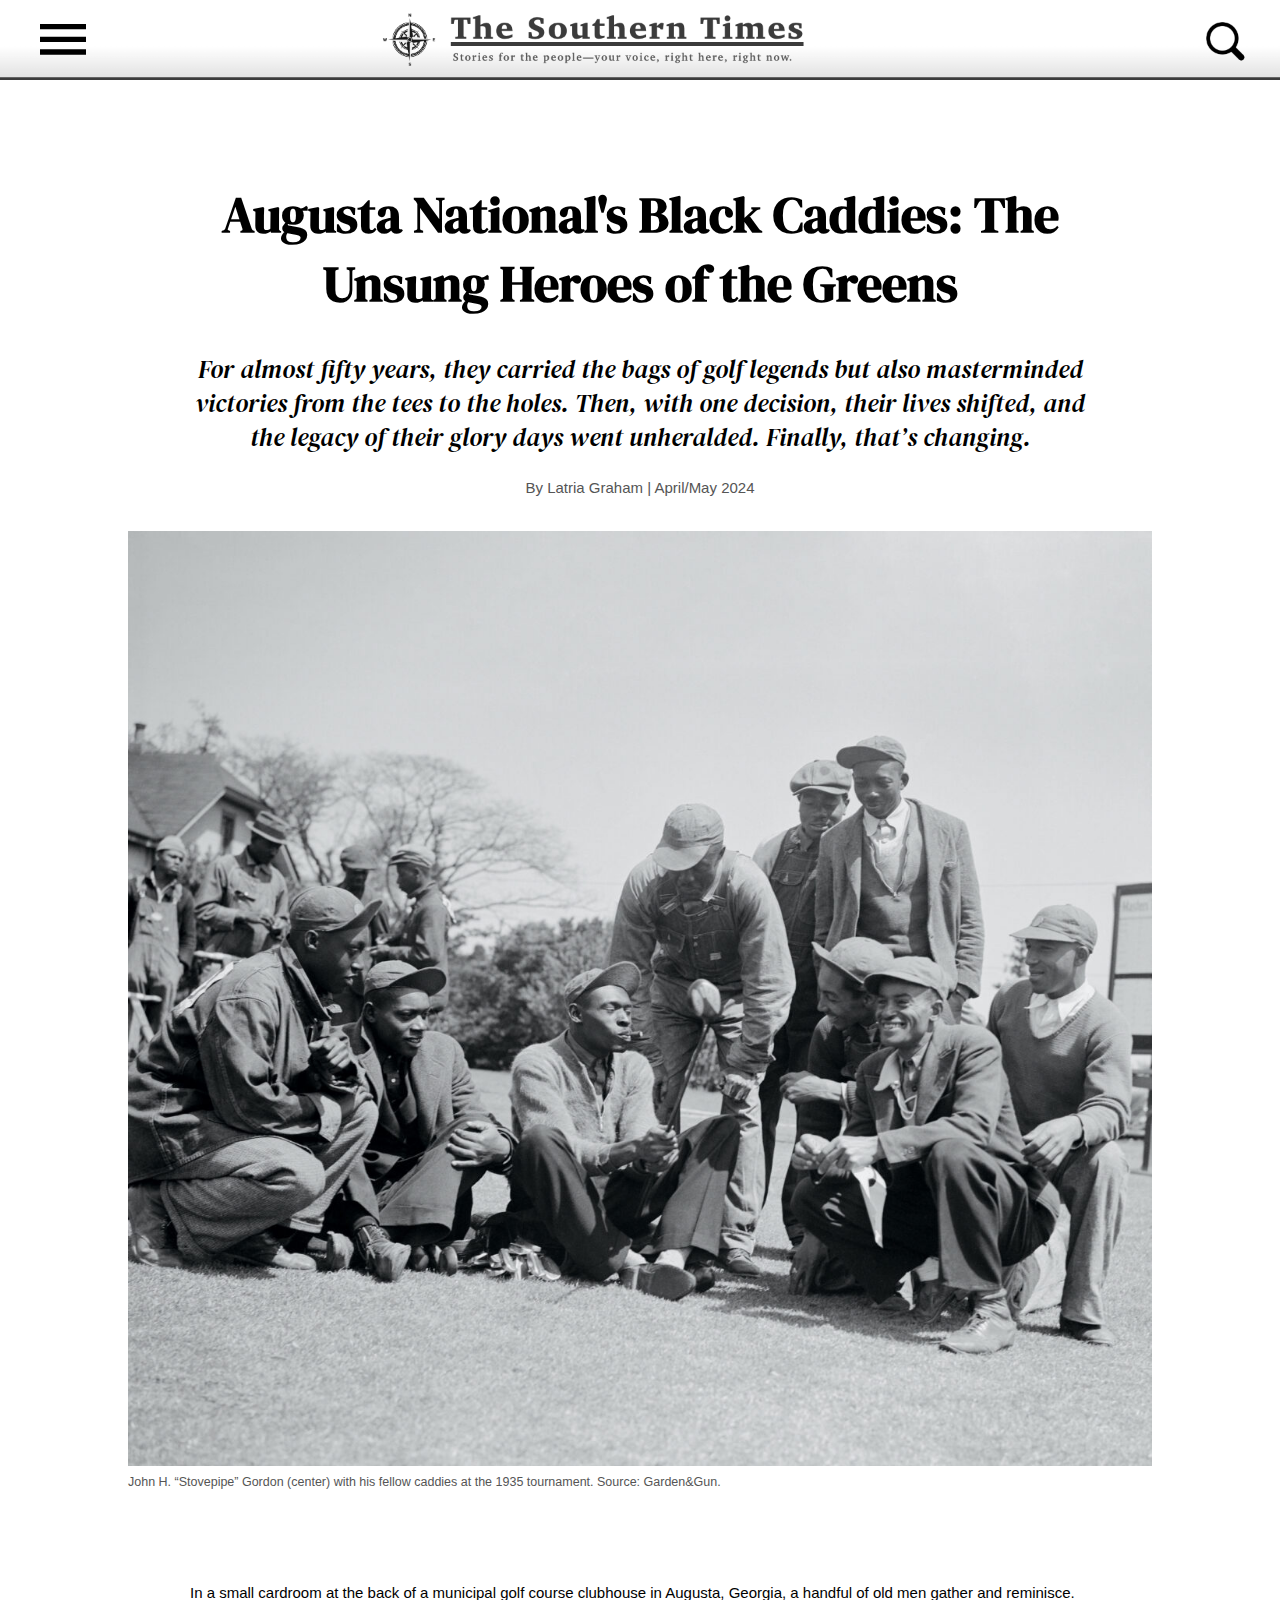
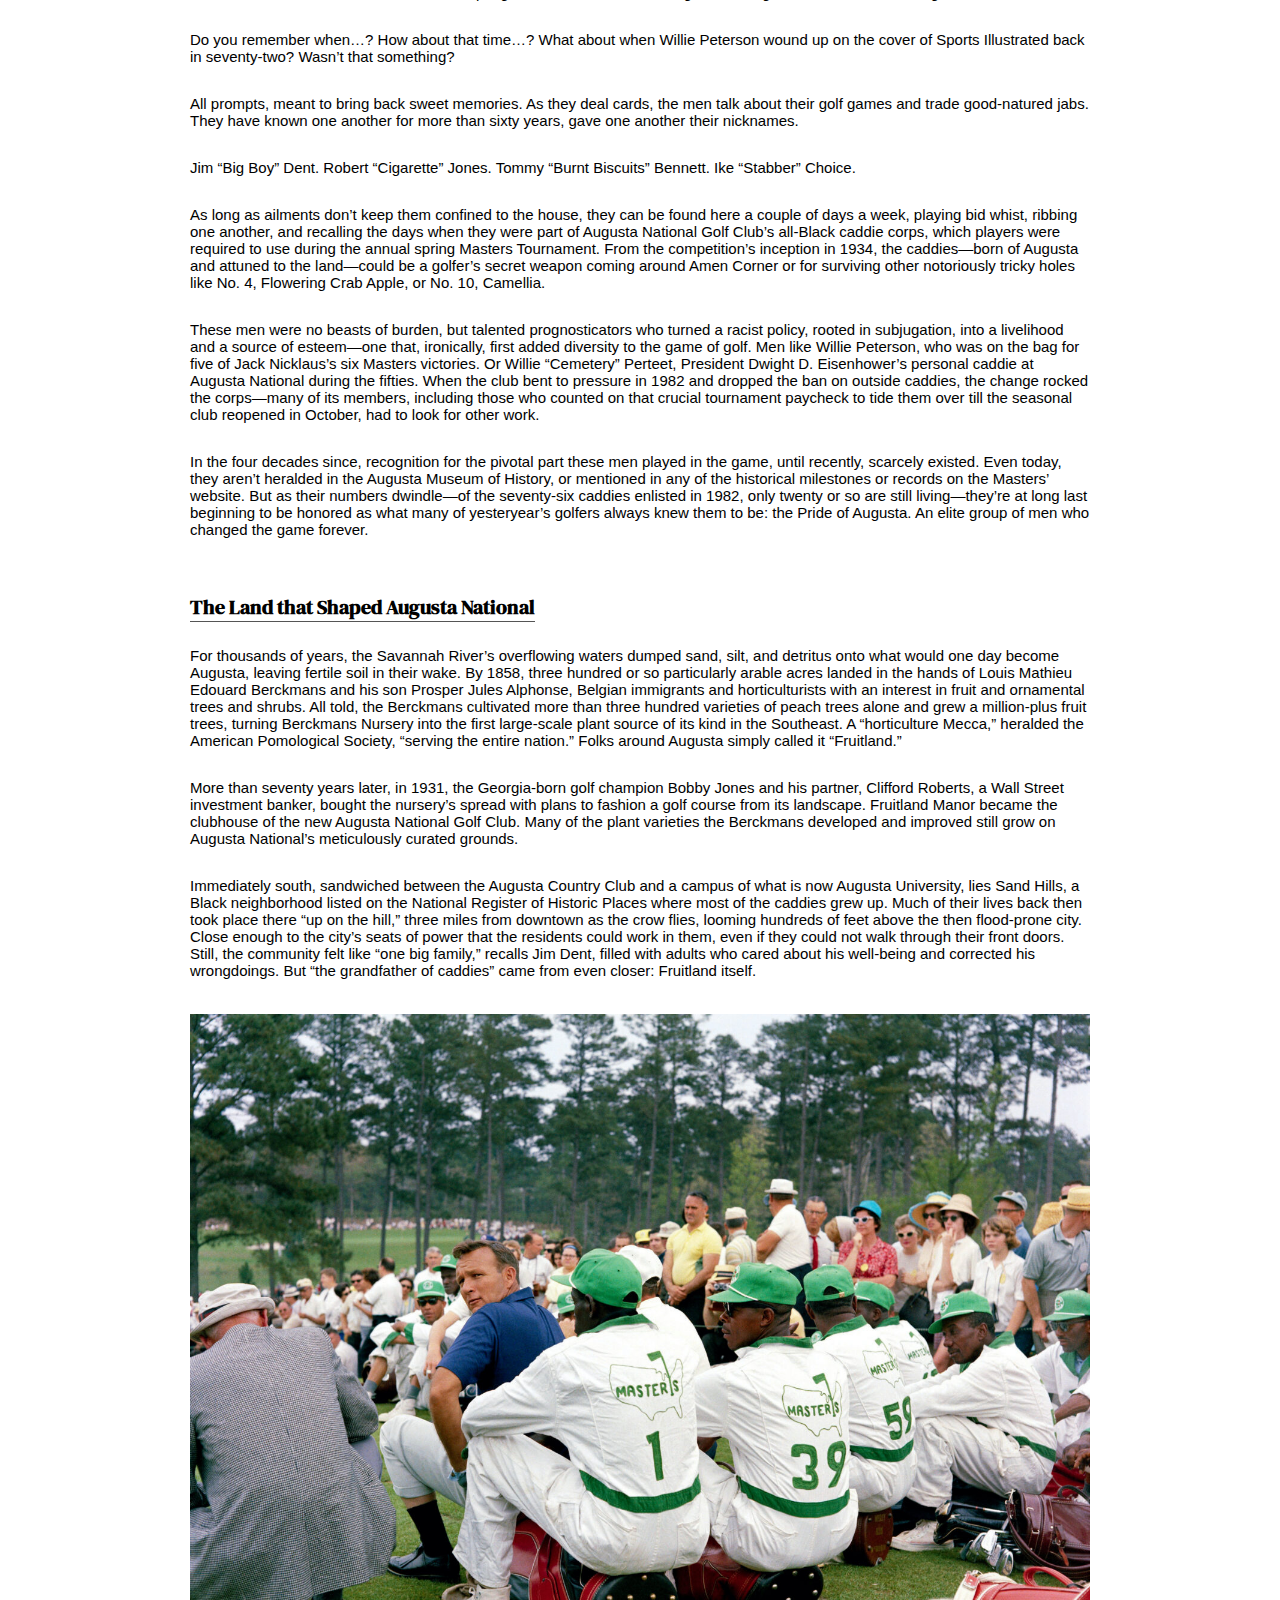
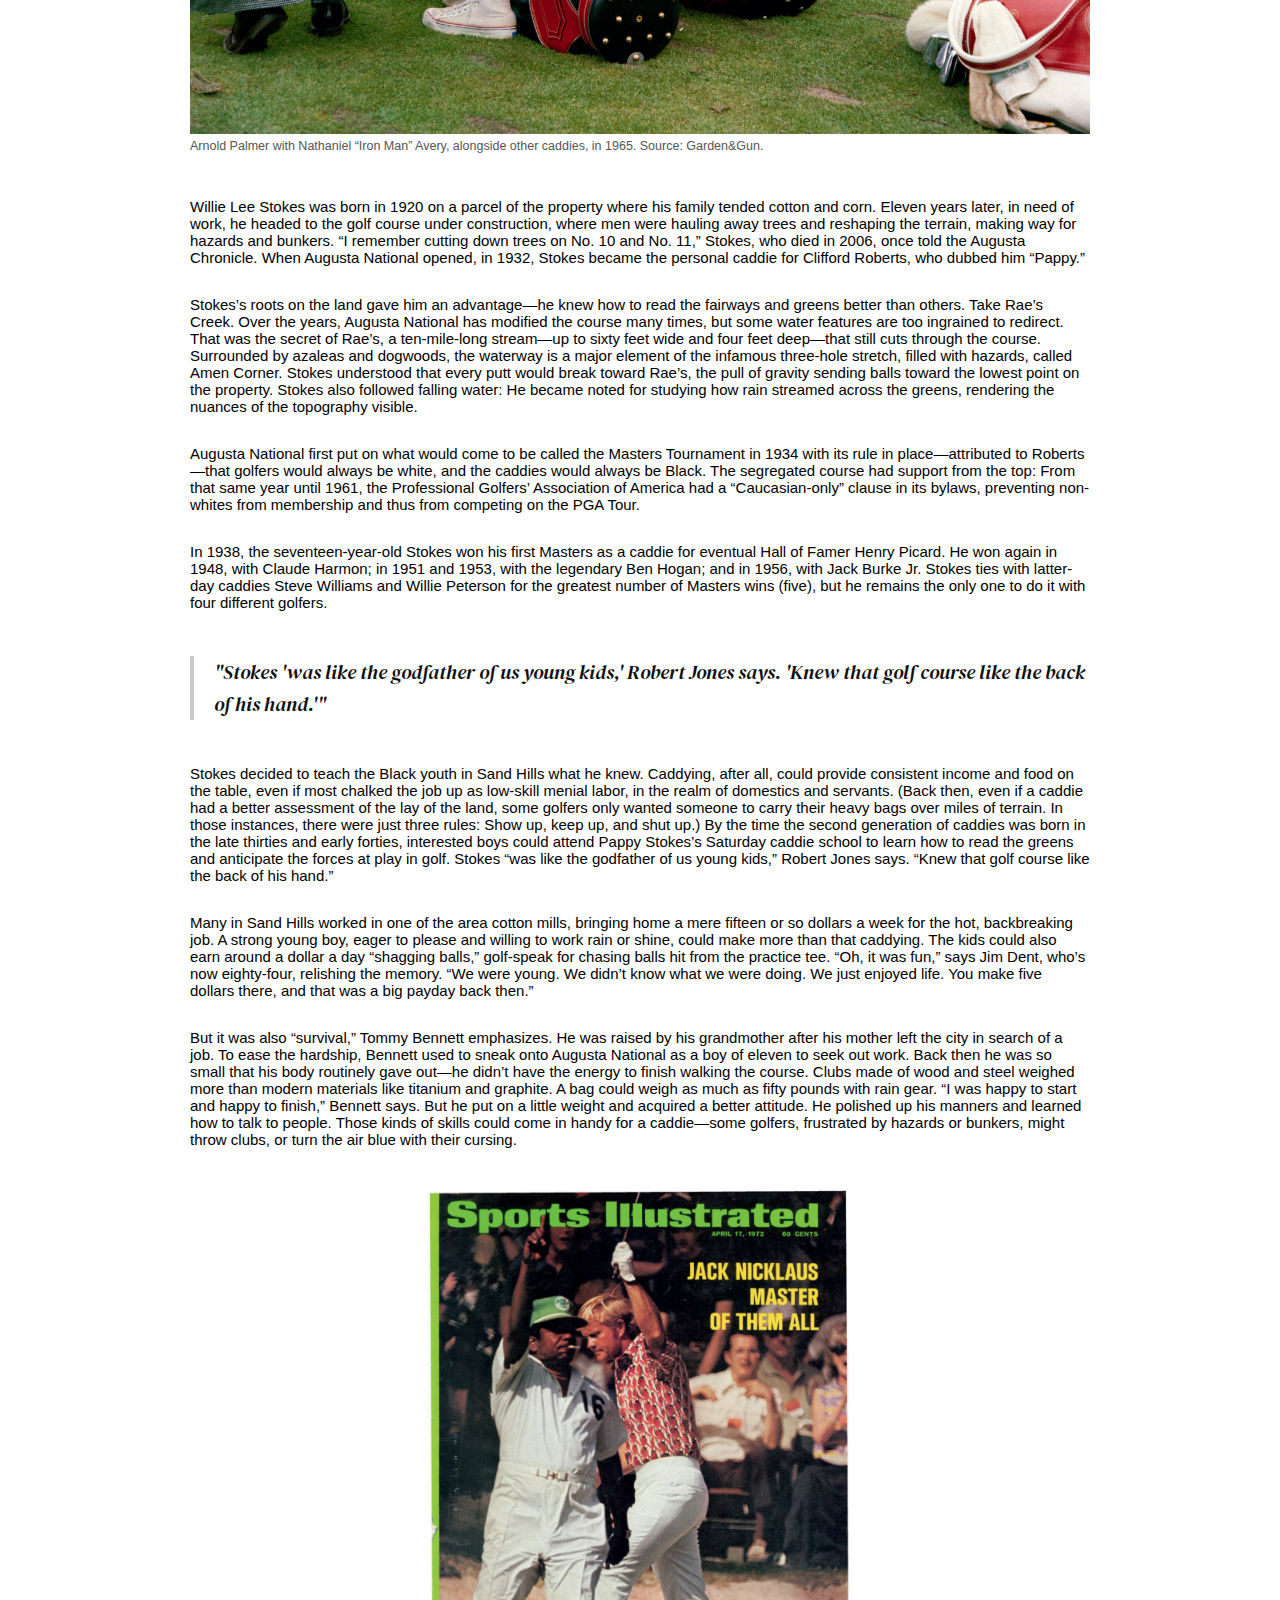
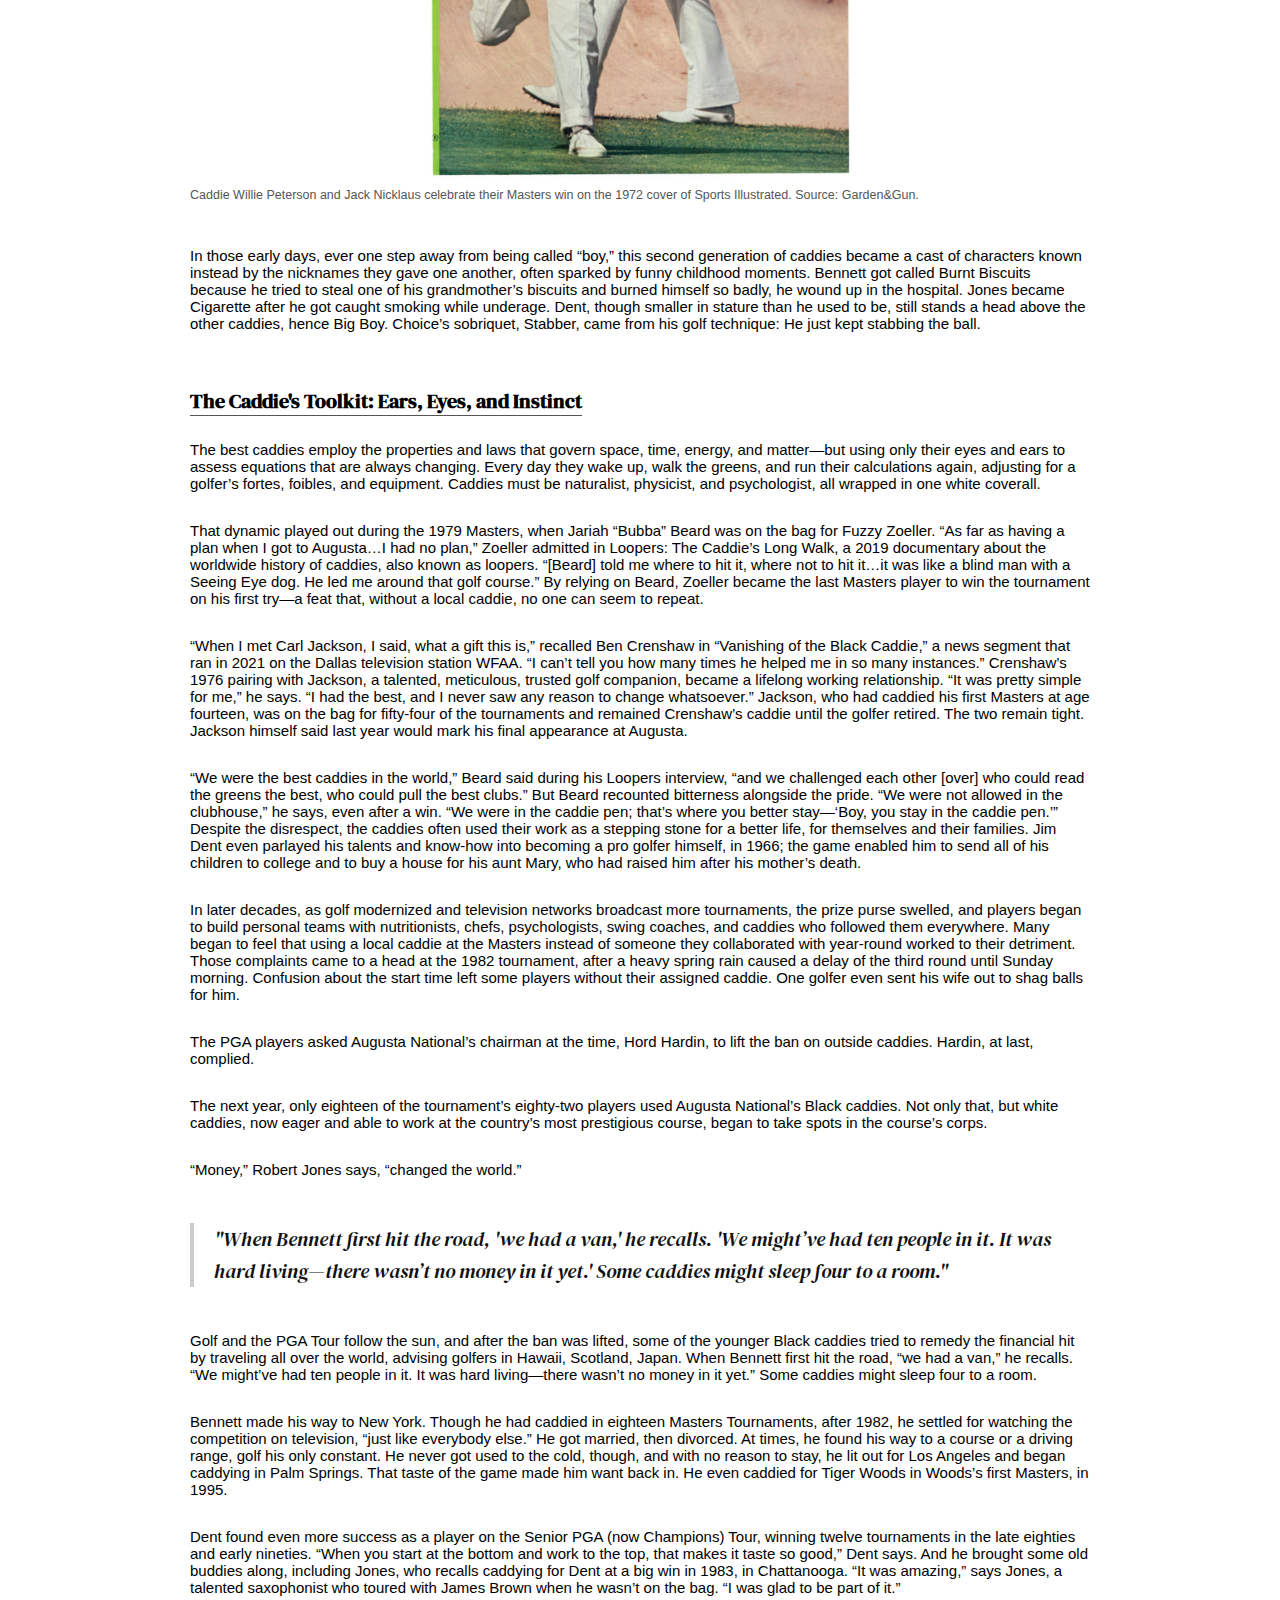
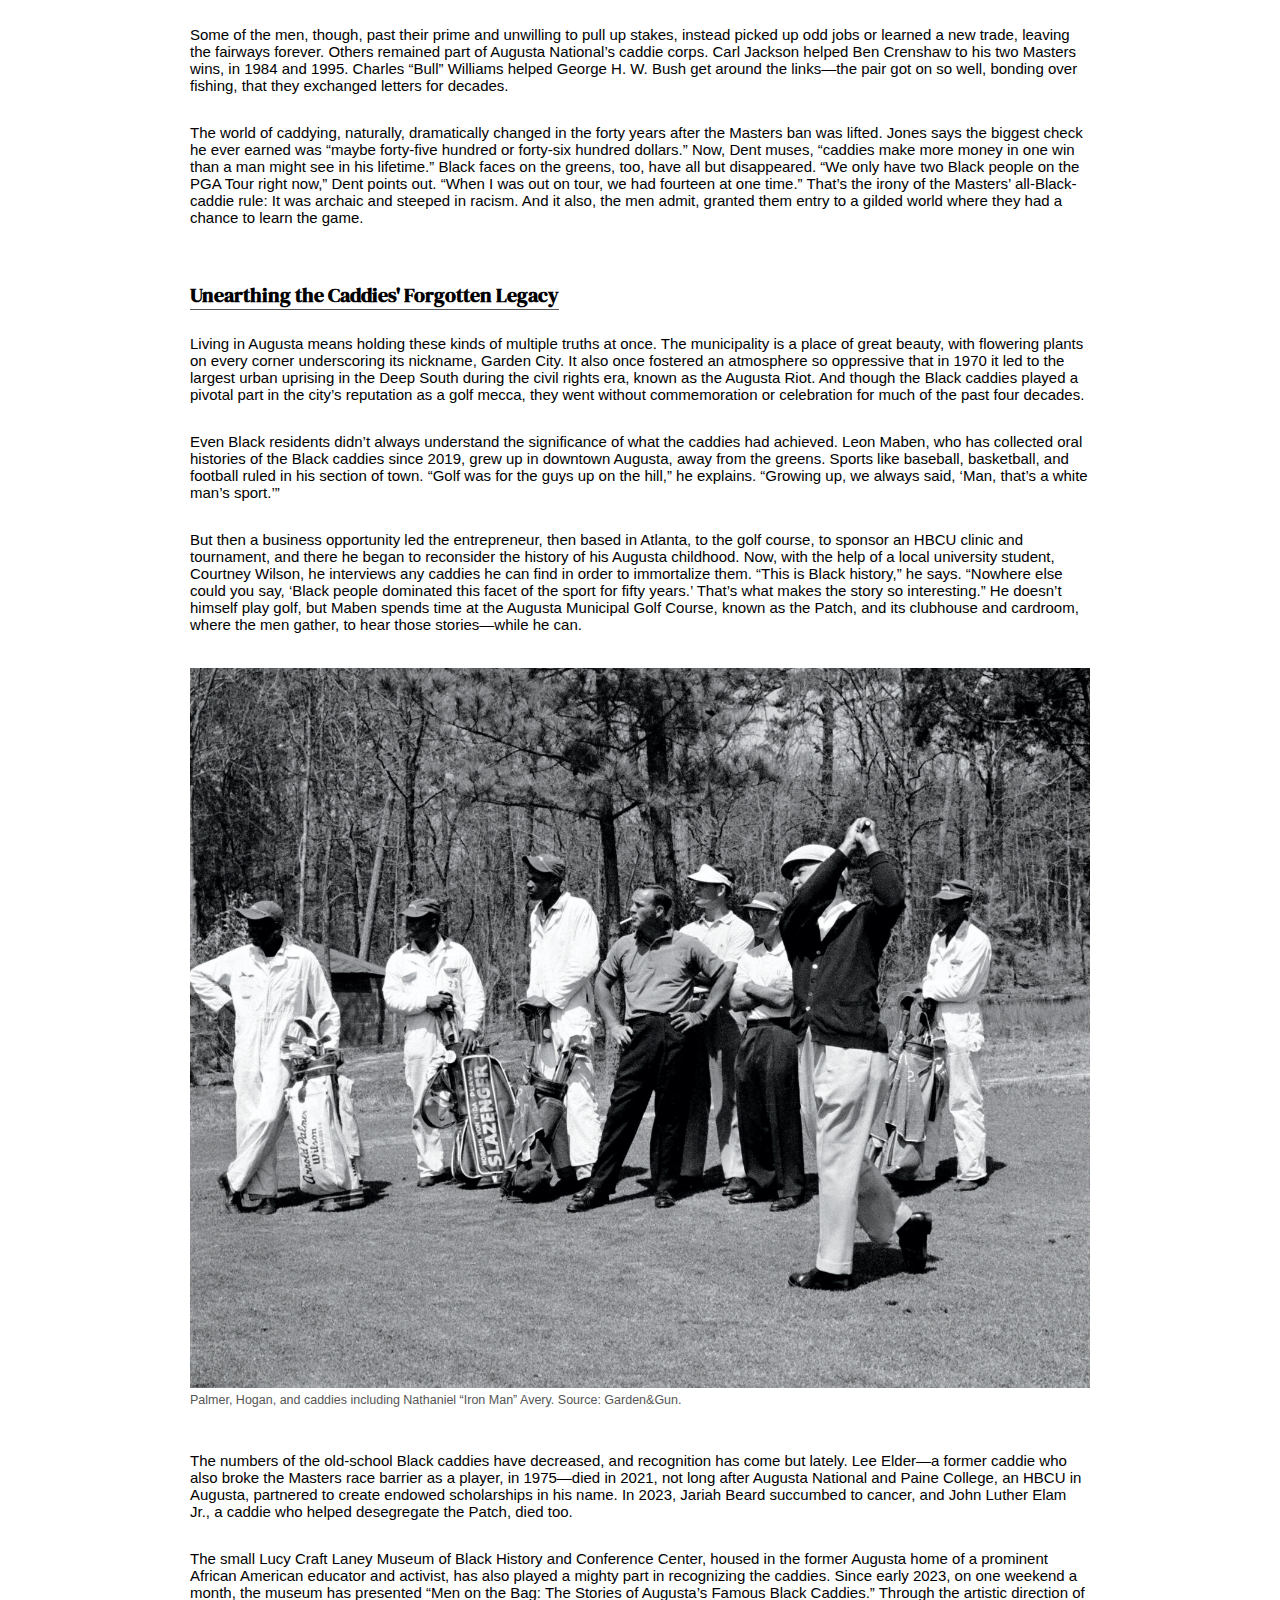
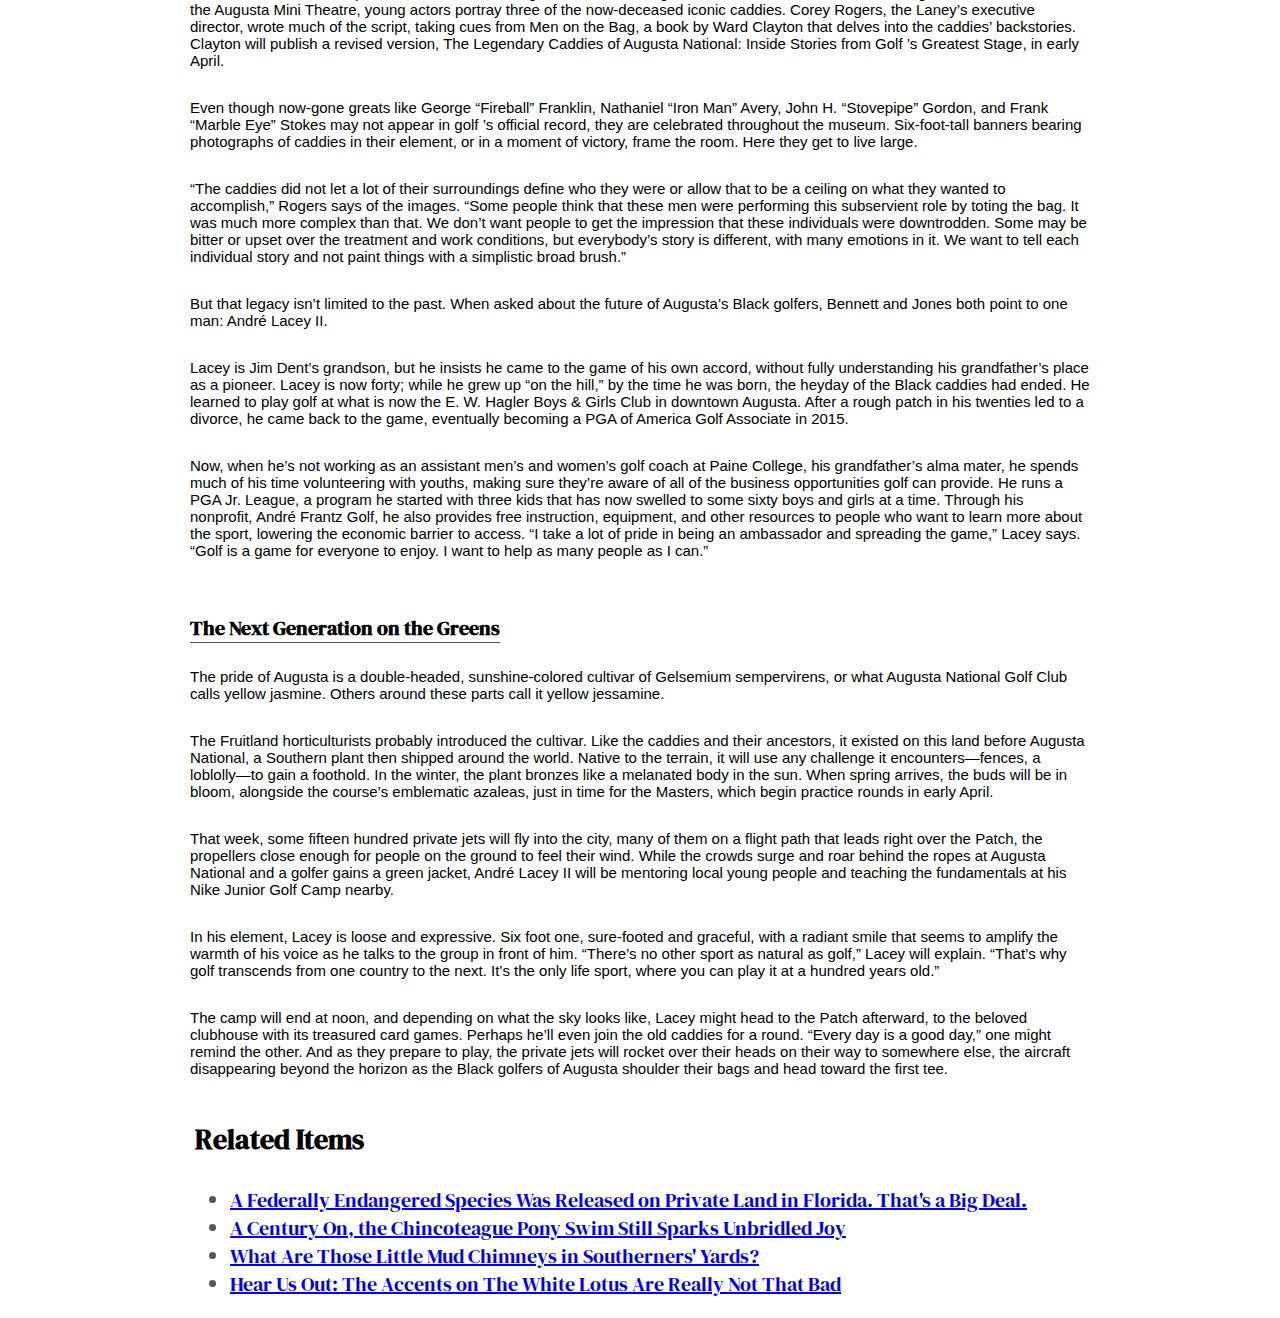
<file: midterm/index.html>
<!DOCTYPE html>
    <html lang="en">
    <head>
        <!--This code links my HTML file to my CSS stylesheet to ensure sure my webpage looks pretty.-->
        <link rel="stylesheet" type="text/css" href="stylesheet.css">

        <link rel="preconnect" href="https://fonts.googleapis.com">
        <link rel="preconnect" href="https://fonts.gstatic.com" crossorigin>
        <link href="https://fonts.googleapis.com/css2?family=DM+Serif+Display:ital@0;1&display=swap" rel="stylesheet">

        <title>Augusta National's Black Caddies: The Unsung Heroes of the Greens</title>
    </head>
    <body>
        <!--This is the masthead I created myself in Adobe XD!-->
        <header id="masthead">
            <img src="Header.png" alt="masthead" class="masthead">
        </header>
        <div id="content">
            <h1 id="headline">Augusta National's Black Caddies: The Unsung Heroes of the Greens</h1>

            <div id="byline-block">
                <p class="byline">
                For almost fifty years, they carried the bags of golf legends but also masterminded victories from the tees to the holes. Then, with one decision, their lives shifted, and the legacy of their glory days went unheralded. Finally, that’s changing.
                </p>

                <p class="author-date">
                By Latria Graham | April/May 2024
                </p>

            </div>

            <div class="large-image">
                <img src="image1.jpg" alt="image1" class="image1">
                <p class="caption">John H. “Stovepipe” Gordon (center) with his fellow caddies at the 1935 tournament. Source: Garden&Gun.</p>
            </div>

            <p class="text">
                In a small cardroom at the back of a municipal golf course clubhouse in Augusta, Georgia, a handful of old men gather and reminisce.
            </p>

            <p class="text">
                Do you remember when…? How about that time…? What about when Willie Peterson wound up on the cover of Sports Illustrated back in seventy-two? Wasn’t that something?
            </p>

            <p class="text">
                All prompts, meant to bring back sweet memories. As they deal cards, the men talk about their golf games and trade good-natured jabs. They have known one another for more than sixty years, gave one another their nicknames.
            </p>

            <p class="text">
                Jim “Big Boy” Dent. Robert “Cigarette” Jones. Tommy “Burnt Biscuits” Bennett. Ike “Stabber” Choice.
            </p>

            <p class="text">
                As long as ailments don’t keep them confined to the house, they can be found here a couple of days a week, playing bid whist, ribbing one another, and recalling the days when they were part of Augusta National Golf Club’s all-Black caddie corps, which players were required to use during the annual spring Masters Tournament. From the competition’s inception in 1934, the caddies—born of Augusta and attuned to the land—could be a golfer’s secret weapon coming around Amen Corner or for surviving other notoriously tricky holes like No. 4, Flowering Crab Apple, or No. 10, Camellia.
            </p>

            <p class="text">
                These men were no beasts of burden, but talented prognosticators who turned a racist policy, rooted in subjugation, into a livelihood and a source of esteem—one that, ironically, first added diversity to the game of golf. Men like Willie Peterson, who was on the bag for five of Jack Nicklaus’s six Masters victories. Or Willie “Cemetery” Perteet, President Dwight D. Eisenhower’s personal caddie at Augusta National during the fifties. When the club bent to pressure in 1982 and dropped the ban on outside caddies, the change rocked the corps—many of its members, including those who counted on that crucial tournament paycheck to tide them over till the seasonal club reopened in October, had to look for other work.
            </p>

            <p class="text">
                In the four decades since, recognition for the pivotal part these men played in the game, until recently, scarcely existed. Even today, they aren’t heralded in the Augusta Museum of History, or mentioned in any of the historical milestones or records on the Masters’ website. But as their numbers dwindle—of the seventy-six caddies enlisted in 1982, only twenty or so are still living—they’re at long last beginning to be honored as what many of yesteryear’s golfers always knew them to be: the Pride of Augusta. An elite group of men who changed the game forever.
            </p>

            <h2 class="subheading">The Land that Shaped Augusta National</h2>

            <p class="text">
                For thousands of years, the Savannah River’s overflowing waters dumped sand, silt, and detritus onto what would one day become Augusta, leaving fertile soil in their wake. By 1858, three hundred or so particularly arable acres landed in the hands of Louis Mathieu Edouard Berckmans and his son Prosper Jules Alphonse, Belgian immigrants and horticulturists with an interest in fruit and ornamental trees and shrubs. All told, the Berckmans cultivated more than three hundred varieties of peach trees alone and grew a million-plus fruit trees, turning Berckmans Nursery into the first large-scale plant source of its kind in the Southeast. A “horticulture Mecca,” heralded the American Pomological Society, “serving the entire nation.” Folks around Augusta simply called it “Fruitland.”
            </p>

            <p class="text">
                More than seventy years later, in 1931, the Georgia-born golf champion Bobby Jones and his partner, Clifford Roberts, a Wall Street investment banker, bought the nursery’s spread with plans to fashion a golf course from its landscape. Fruitland Manor became the clubhouse of the new Augusta National Golf Club. Many of the plant varieties the Berckmans developed and improved still grow on Augusta National’s meticulously curated grounds.
            </p>

            <p class="text">
                Immediately south, sandwiched between the Augusta Country Club and a campus of what is now Augusta University, lies Sand Hills, a Black neighborhood listed on the National Register of Historic Places where most of the caddies grew up. Much of their lives back then took place there “up on the hill,” three miles from downtown as the crow flies, looming hundreds of feet above the then flood-prone city. Close enough to the city’s seats of power that the residents could work in them, even if they could not walk through their front doors. Still, the community felt like “one big family,” recalls Jim Dent, filled with adults who cared about his well-being and corrected his wrongdoings. But “the grandfather of caddies” came from even closer: Fruitland itself.
            </p>

            <img src="image3.jpg" alt="image3" class="image3">
            <p class="caption">Arnold Palmer with Nathaniel “Iron Man” Avery, alongside other caddies, in 1965. Source: Garden&Gun.</p>

            <p class="text">
                Willie Lee Stokes was born in 1920 on a parcel of the property where his family tended cotton and corn. Eleven years later, in need of work, he headed to the golf course under construction, where men were hauling away trees and reshaping the terrain, making way for hazards and bunkers. “I remember cutting down trees on No. 10 and No. 11,” Stokes, who died in 2006, once told the Augusta Chronicle. When Augusta National opened, in 1932, Stokes became the personal caddie for Clifford Roberts, who dubbed him “Pappy.”
            </p>

            <p class="text">
                Stokes’s roots on the land gave him an advantage—he knew how to read the fairways and greens better than others. Take Rae’s Creek. Over the years, Augusta National has modified the course many times, but some water features are too ingrained to redirect. That was the secret of Rae’s, a ten-mile-long stream—up to sixty feet wide and four feet deep—that still cuts through the course. Surrounded by azaleas and dogwoods, the waterway is a major element of the infamous three-hole stretch, filled with hazards, called Amen Corner. Stokes understood that every putt would break toward Rae’s, the pull of gravity sending balls toward the lowest point on the property. Stokes also followed falling water: He became noted for studying how rain streamed across the greens, rendering the nuances of the topography visible.
            </p>

            <p class="text">
                Augusta National first put on what would come to be called the Masters Tournament in 1934 with its rule in place—attributed to Roberts—that golfers would always be white, and the caddies would always be Black. The segregated course had support from the top: From that same year until 1961, the Professional Golfers’ Association of America had a “Caucasian-only” clause in its bylaws, preventing non-whites from membership and thus from competing on the PGA Tour.
            </p>

            <p class="text">
                In 1938, the seventeen-year-old Stokes won his first Masters as a caddie for eventual Hall of Famer Henry Picard. He won again in 1948, with Claude Harmon; in 1951 and 1953, with the legendary Ben Hogan; and in 1956, with Jack Burke Jr. Stokes ties with latter-day caddies Steve Williams and Willie Peterson for the greatest number of Masters wins (five), but he remains the only one to do it with four different golfers.
            </p>

            <blockquote class="pull-quote">
                    "Stokes 'was like the godfather of us young kids,' Robert Jones says. 'Knew that golf course like the back of his hand.'"
            </blockquote>

            <p class="text">
                Stokes decided to teach the Black youth in Sand Hills what he knew. Caddying, after all, could provide consistent income and food on the table, even if most chalked the job up as low-skill menial labor, in the realm of domestics and servants. (Back then, even if a caddie had a better assessment of the lay of the land, some golfers only wanted someone to carry their heavy bags over miles of terrain. In those instances, there were just three rules: Show up, keep up, and shut up.) By the time the second generation of caddies was born in the late thirties and early forties, interested boys could attend Pappy Stokes’s Saturday caddie school to learn how to read the greens and anticipate the forces at play in golf. Stokes “was like the godfather of us young kids,” Robert Jones says. “Knew that golf course like the back of his hand.”
            </p>

            <p class="text">
                Many in Sand Hills worked in one of the area cotton mills, bringing home a mere fifteen or so dollars a week for the hot, backbreaking job. A strong young boy, eager to please and willing to work rain or shine, could make more than that caddying. The kids could also earn around a dollar a day “shagging balls,” golf-speak for chasing balls hit from the practice tee. “Oh, it was fun,” says Jim Dent, who’s now eighty-four, relishing the memory. “We were young. We didn’t know what we were doing. We just enjoyed life. You make five dollars there, and that was a big payday back then.”
            </p>

            <p class="text">
                But it was also “survival,” Tommy Bennett emphasizes. He was raised by his grandmother after his mother left the city in search of a job. To ease the hardship, Bennett used to sneak onto Augusta National as a boy of eleven to seek out work. Back then he was so small that his body routinely gave out—he didn’t have the energy to finish walking the course. Clubs made of wood and steel weighed more than modern materials like titanium and graphite. A bag could weigh as much as fifty pounds with rain gear. “I was happy to start and happy to finish,” Bennett says. But he put on a little weight and acquired a better attitude. He polished up his manners and learned how to talk to people. Those kinds of skills could come in handy for a caddie—some golfers, frustrated by hazards or bunkers, might throw clubs, or turn the air blue with their cursing.
            </p>
            
            <img src="image4.jpg" alt="image4" class="image4">
            <p class="caption">Caddie Willie Peterson and Jack Nicklaus celebrate their Masters win on the 1972 cover of Sports Illustrated. Source: Garden&Gun.</p>

            <p class="text">
                In those early days, ever one step away from being called “boy,” this second generation of caddies became a cast of characters known instead by the nicknames they gave one another, often sparked by funny childhood moments. Bennett got called Burnt Biscuits because he tried to steal one of his grandmother’s biscuits and burned himself so badly, he wound up in the hospital. Jones became Cigarette after he got caught smoking while underage. Dent, though smaller in stature than he used to be, still stands a head above the other caddies, hence Big Boy. Choice’s sobriquet, Stabber, came from his golf technique: He just kept stabbing the ball.
            </p>

            <h2 class="subheading">The Caddie's Toolkit: Ears, Eyes, and Instinct</h2>

            <p class="text">
                The best caddies employ the properties and laws that govern space, time, energy, and matter—but using only their eyes and ears to assess equations that are always changing. Every day they wake up, walk the greens, and run their calculations again, adjusting for a golfer’s fortes, foibles, and equipment. Caddies must be naturalist, physicist, and psychologist, all wrapped in one white coverall.
            </p>

            <p class="text">
                That dynamic played out during the 1979 Masters, when Jariah “Bubba” Beard was on the bag for Fuzzy Zoeller. “As far as having a plan when I got to Augusta…I had no plan,” Zoeller admitted in Loopers: The Caddie’s Long Walk, a 2019 documentary about the worldwide history of caddies, also known as loopers. “[Beard] told me where to hit it, where not to hit it…it was like a blind man with a Seeing Eye dog. He led me around that golf course.” By relying on Beard, Zoeller became the last Masters player to win the tournament on his first try—a feat that, without a local caddie, no one can seem to repeat.
            </p>

            <p class="text">
                “When I met Carl Jackson, I said, what a gift this is,” recalled Ben Crenshaw in “Vanishing of the Black Caddie,” a news segment that ran in 2021 on the Dallas television station WFAA. “I can’t tell you how many times he helped me in so many instances.” Crenshaw’s 1976 pairing with Jackson, a talented, meticulous, trusted golf companion, became a lifelong working relationship. “It was pretty simple for me,” he says. “I had the best, and I never saw any reason to change whatsoever.” Jackson, who had caddied his first Masters at age fourteen, was on the bag for fifty-four of the tournaments and remained Crenshaw’s caddie until the golfer retired. The two remain tight. Jackson himself said last year would mark his final appearance at Augusta.
            </p>

            <p class="text">
                “We were the best caddies in the world,” Beard said during his Loopers interview, “and we challenged each other [over] who could read the greens the best, who could pull the best clubs.” But Beard recounted bitterness alongside the pride. “We were not allowed in the clubhouse,” he says, even after a win. “We were in the caddie pen; that’s where you better stay—‘Boy, you stay in the caddie pen.’” Despite the disrespect, the caddies often used their work as a stepping stone for a better life, for themselves and their families. Jim Dent even parlayed his talents and know-how into becoming a pro golfer himself, in 1966; the game enabled him to send all of his children to college and to buy a house for his aunt Mary, who had raised him after his mother’s death.
            </p>

            <p class="text">
                In later decades, as golf modernized and television networks broadcast more tournaments, the prize purse swelled, and players began to build personal teams with nutritionists, chefs, psychologists, swing coaches, and caddies who followed them everywhere. Many began to feel that using a local caddie at the Masters instead of someone they collaborated with year-round worked to their detriment. Those complaints came to a head at the 1982 tournament, after a heavy spring rain caused a delay of the third round until Sunday morning. Confusion about the start time left some players without their assigned caddie. One golfer even sent his wife out to shag balls for him.
            </p>

            <p class="text">
                The PGA players asked Augusta National’s chairman at the time, Hord Hardin, to lift the ban on outside caddies. Hardin, at last, complied.
            </p>

            <p class="text">
                The next year, only eighteen of the tournament’s eighty-two players used Augusta National’s Black caddies. Not only that, but white caddies, now eager and able to work at the country’s most prestigious course, began to take spots in the course’s corps.
            </p>

            <p class="text">
                “Money,” Robert Jones says, “changed the world.”
            </p>

            <blockquote class="pull-quote">
                    "When Bennett first hit the road, 'we had a van,' he recalls. 'We might’ve had ten people in it. It was hard living—there wasn’t no money in it yet.' Some caddies might sleep four to a room."
            </blockquote>

            <p class="text">
                Golf and the PGA Tour follow the sun, and after the ban was lifted, some of the younger Black caddies tried to remedy the financial hit by traveling all over the world, advising golfers in Hawaii, Scotland, Japan. When Bennett first hit the road, “we had a van,” he recalls. “We might’ve had ten people in it. It was hard living—there wasn’t no money in it yet.” Some caddies might sleep four to a room.
            </p>

            <p class="text">
                Bennett made his way to New York. Though he had caddied in eighteen Masters Tournaments, after 1982, he settled for watching the competition on television, “just like everybody else.” He got married, then divorced. At times, he found his way to a course or a driving range, golf his only constant. He never got used to the cold, though, and with no reason to stay, he lit out for Los Angeles and began caddying in Palm Springs. That taste of the game made him want back in. He even caddied for Tiger Woods in Woods’s first Masters, in 1995.
            </p>

            <p class="text">
                Dent found even more success as a player on the Senior PGA (now Champions) Tour, winning twelve tournaments in the late eighties and early nineties. “When you start at the bottom and work to the top, that makes it taste so good,” Dent says. And he brought some old buddies along, including Jones, who recalls caddying for Dent at a big win in 1983, in Chattanooga. “It was amazing,” says Jones, a talented saxophonist who toured with James Brown when he wasn’t on the bag. “I was glad to be part of it.”
            </p>

            <p class="text">
                Some of the men, though, past their prime and unwilling to pull up stakes, instead picked up odd jobs or learned a new trade, leaving the fairways forever. Others remained part of Augusta National’s caddie corps. Carl Jackson helped Ben Crenshaw to his two Masters wins, in 1984 and 1995. Charles “Bull” Williams helped George H. W. Bush get around the links—the pair got on so well, bonding over fishing, that they exchanged letters for decades.
            </p>

            <p class="text">
                The world of caddying, naturally, dramatically changed in the forty years after the Masters ban was lifted. Jones says the biggest check he ever earned was “maybe forty-five hundred or forty-six hundred dollars.” Now, Dent muses, “caddies make more money in one win than a man might see in his lifetime.” Black faces on the greens, too, have all but disappeared. “We only have two Black people on the PGA Tour right now,” Dent points out. “When I was out on tour, we had fourteen at one time.” That’s the irony of the Masters’ all-Black-caddie rule: It was archaic and steeped in racism. And it also, the men admit, granted them entry to a gilded world where they had a chance to learn the game.
            </p>

            <h2 class="subheading">Unearthing the Caddies' Forgotten Legacy</h2>

            <p class="text">
                Living in Augusta means holding these kinds of multiple truths at once. The municipality is a place of great beauty, with flowering plants on every corner underscoring its nickname, Garden City. It also once fostered an atmosphere so oppressive that in 1970 it led to the largest urban uprising in the Deep South during the civil rights era, known as the Augusta Riot. And though the Black caddies played a pivotal part in the city’s reputation as a golf mecca, they went without commemoration or celebration for much of the past four decades.
            </p>

            <p class="text">
                Even Black residents didn’t always understand the significance of what the caddies had achieved. Leon Maben, who has collected oral histories of the Black caddies since 2019, grew up in downtown Augusta, away from the greens. Sports like baseball, basketball, and football ruled in his section of town. “Golf was for the guys up on the hill,” he explains. “Growing up, we always said, ‘Man, that’s a white man’s sport.’”
            </p>

            <p class="text">
                But then a business opportunity led the entrepreneur, then based in Atlanta, to the golf course, to sponsor an HBCU clinic and tournament, and there he began to reconsider the history of his Augusta childhood. Now, with the help of a local university student, Courtney Wilson, he interviews any caddies he can find in order to immortalize them. “This is Black history,” he says. “Nowhere else could you say, ‘Black people dominated this facet of the sport for fifty years.’ That’s what makes the story so interesting.” He doesn’t himself play golf, but Maben spends time at the Augusta Municipal Golf Course, known as the Patch, and its clubhouse and cardroom, where the men gather, to hear those stories—while he can.
            </p>

            <img src="image7.jpg" alt="image7" class="image7">
            <p class="caption">Palmer, Hogan, and caddies including Nathaniel “Iron Man” Avery. Source: Garden&Gun.</p>

            <p class="text">
                The numbers of the old-school Black caddies have decreased, and recognition has come but lately. Lee Elder—a former caddie who also broke the Masters race barrier as a player, in 1975—died in 2021, not long after Augusta National and Paine College, an HBCU in Augusta, partnered to create endowed scholarships in his name. In 2023, Jariah Beard succumbed to cancer, and John Luther Elam Jr., a caddie who helped desegregate the Patch, died too.
            </p>

            <p class="text">
                The small Lucy Craft Laney Museum of Black History and Conference Center, housed in the former Augusta home of a prominent African American educator and activist, has also played a mighty part in recognizing the caddies. Since early 2023, on one weekend a month, the museum has presented “Men on the Bag: The Stories of Augusta’s Famous Black Caddies.” Through the artistic direction of the Augusta Mini Theatre, young actors portray three of the now-deceased iconic caddies. Corey Rogers, the Laney’s executive director, wrote much of the script, taking cues from Men on the Bag, a book by Ward Clayton that delves into the caddies’ backstories. Clayton will publish a revised version, The Legendary Caddies of Augusta National: Inside Stories from Golf ’s Greatest Stage, in early April.
            </p>

            <p class="text">
                Even though now-gone greats like George “Fireball” Franklin, Nathaniel “Iron Man” Avery, John H. “Stovepipe” Gordon, and Frank “Marble Eye” Stokes may not appear in golf ’s official record, they are celebrated throughout the museum. Six-foot-tall banners bearing photographs of caddies in their element, or in a moment of victory, frame the room. Here they get to live large.
            </p>

            <p class="text">
                “The caddies did not let a lot of their surroundings define who they were or allow that to be a ceiling on what they wanted to accomplish,” Rogers says of the images. “Some people think that these men were performing this subservient role by toting the bag. It was much more complex than that. We don’t want people to get the impression that these individuals were downtrodden. Some may be bitter or upset over the treatment and work conditions, but everybody’s story is different, with many emotions in it. We want to tell each individual story and not paint things with a simplistic broad brush.”
            </p>

            <p class="text">
                But that legacy isn’t limited to the past. When asked about the future of Augusta’s Black golfers, Bennett and Jones both point to one man: André Lacey II.
            </p>

            <p class="text">
                Lacey is Jim Dent’s grandson, but he insists he came to the game of his own accord, without fully understanding his grandfather’s place as a pioneer. Lacey is now forty; while he grew up “on the hill,” by the time he was born, the heyday of the Black caddies had ended. He learned to play golf at what is now the E. W. Hagler Boys & Girls Club in downtown Augusta. After a rough patch in his twenties led to a divorce, he came back to the game, eventually becoming a PGA of America Golf Associate in 2015.
            </p>

            <p class="text">
                Now, when he’s not working as an assistant men’s and women’s golf coach at Paine College, his grandfather’s alma mater, he spends much of his time volunteering with youths, making sure they’re aware of all of the business opportunities golf can provide. He runs a PGA Jr. League, a program he started with three kids that has now swelled to some sixty boys and girls at a time. Through his nonprofit, André Frantz Golf, he also provides free instruction, equipment, and other resources to people who want to learn more about the sport, lowering the economic barrier to access. “I take a lot of pride in being an ambassador and spreading the game,” Lacey says. “Golf is a game for everyone to enjoy. I want to help as many people as I can.”
            </p>

            <h2 class="subheading">The Next Generation on the Greens</h2>

            <p class="text">
                The pride of Augusta is a double-headed, sunshine-colored cultivar of Gelsemium sempervirens, or what Augusta National Golf Club calls yellow jasmine. Others around these parts call it yellow jessamine.
            </p>

            <p class="text">
                The Fruitland horticulturists probably introduced the cultivar. Like the caddies and their ancestors, it existed on this land before Augusta National, a Southern plant then shipped around the world. Native to the terrain, it will use any challenge it encounters—fences, a loblolly—to gain a foothold. In the winter, the plant bronzes like a melanated body in the sun. When spring arrives, the buds will be in bloom, alongside the course’s emblematic azaleas, just in time for the Masters, which begin practice rounds in early April.
            </p>

            <p class="text">
                That week, some fifteen hundred private jets will fly into the city, many of them on a flight path that leads right over the Patch, the propellers close enough for people on the ground to feel their wind. While the crowds surge and roar behind the ropes at Augusta National and a golfer gains a green jacket, André Lacey II will be mentoring local young people and teaching the fundamentals at his Nike Junior Golf Camp nearby.
            </p>

            <p class="text">
                In his element, Lacey is loose and expressive. Six foot one, sure-footed and graceful, with a radiant smile that seems to amplify the warmth of his voice as he talks to the group in front of him. “There’s no other sport as natural as golf,” Lacey will explain. “That’s why golf transcends from one country to the next. It’s the only life sport, where you can play it at a hundred years old.”
            </p>

            <p class="text">
                The camp will end at noon, and depending on what the sky looks like, Lacey might head to the Patch afterward, to the beloved clubhouse with its treasured card games. Perhaps he’ll even join the old caddies for a round. “Every day is a good day,” one might remind the other. And as they prepare to play, the private jets will rocket over their heads on their way to somewhere else, the aircraft disappearing beyond the horizon as the Black golfers of Augusta shoulder their bags and head toward the first tee.
            </p>

            <h2 id="related-items"> Related Items

            </h2>
        
            <ul id="story-links">
                <li><a href="https://gardenandgun.com/articles/a-federally-endangered-species-was-released-on-private-land-in-florida-thats-a-big-deal/" target="_new">A Federally Endangered Species Was Released on Private Land in Florida. That's a Big Deal.</a></li>
                <li><a href="https://gardenandgun.com/feature/a-century-on-the-chincoteague-pony-swim-still-sparks-unbridled-joy/" target="_new">A Century On, the Chincoteague Pony Swim Still Sparks Unbridled Joy</a></li>
                <li><a href="https://gardenandgun.com/articles/what-are-those-little-mud-chimneys-in-southerners-yards/" target="_new">What Are Those Little Mud Chimneys in Southerners' Yards?</a></li>
                <li><a href="https://gardenandgun.com/articles/accents-on-white-lotus-are-really-not-that-bad/" target="_new">Hear Us Out: The Accents on The White Lotus Are Really Not That Bad</a></li>
            </ul>
        </div>

    </body>

    </html>
</file>
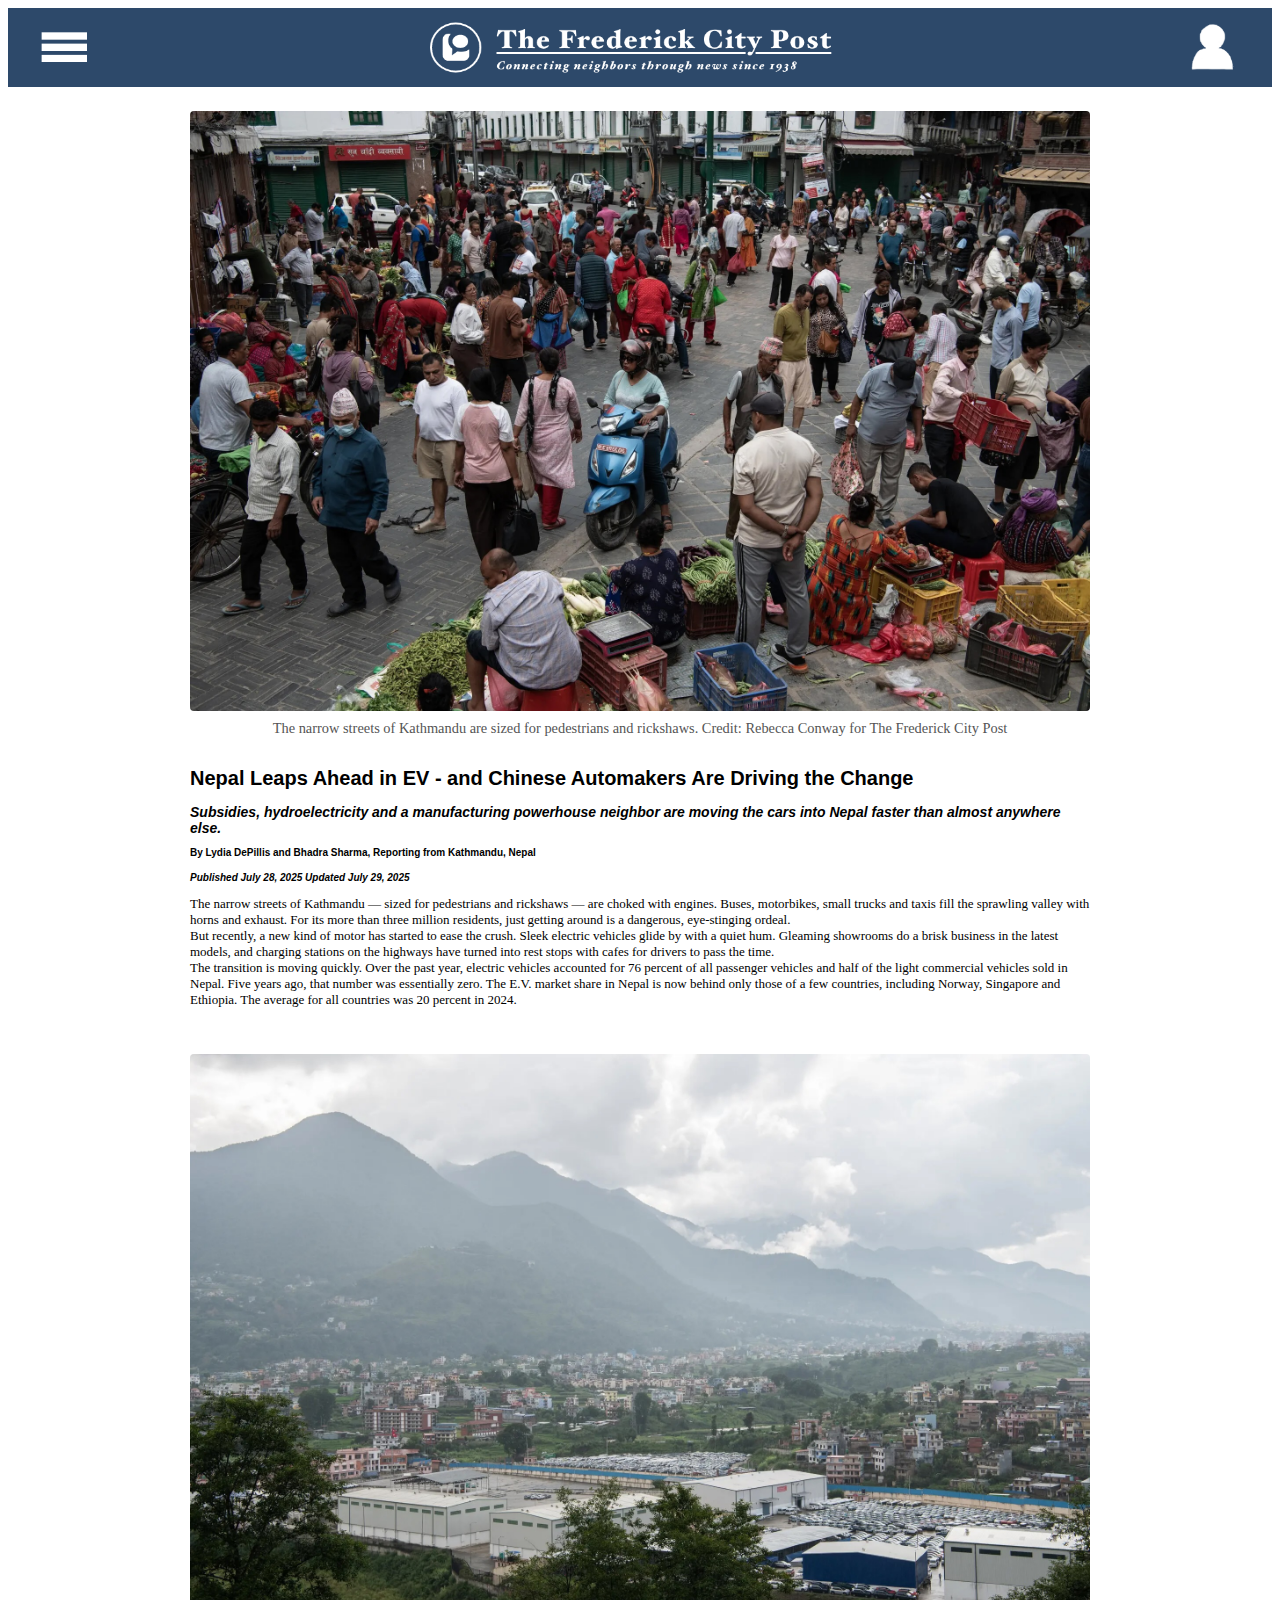
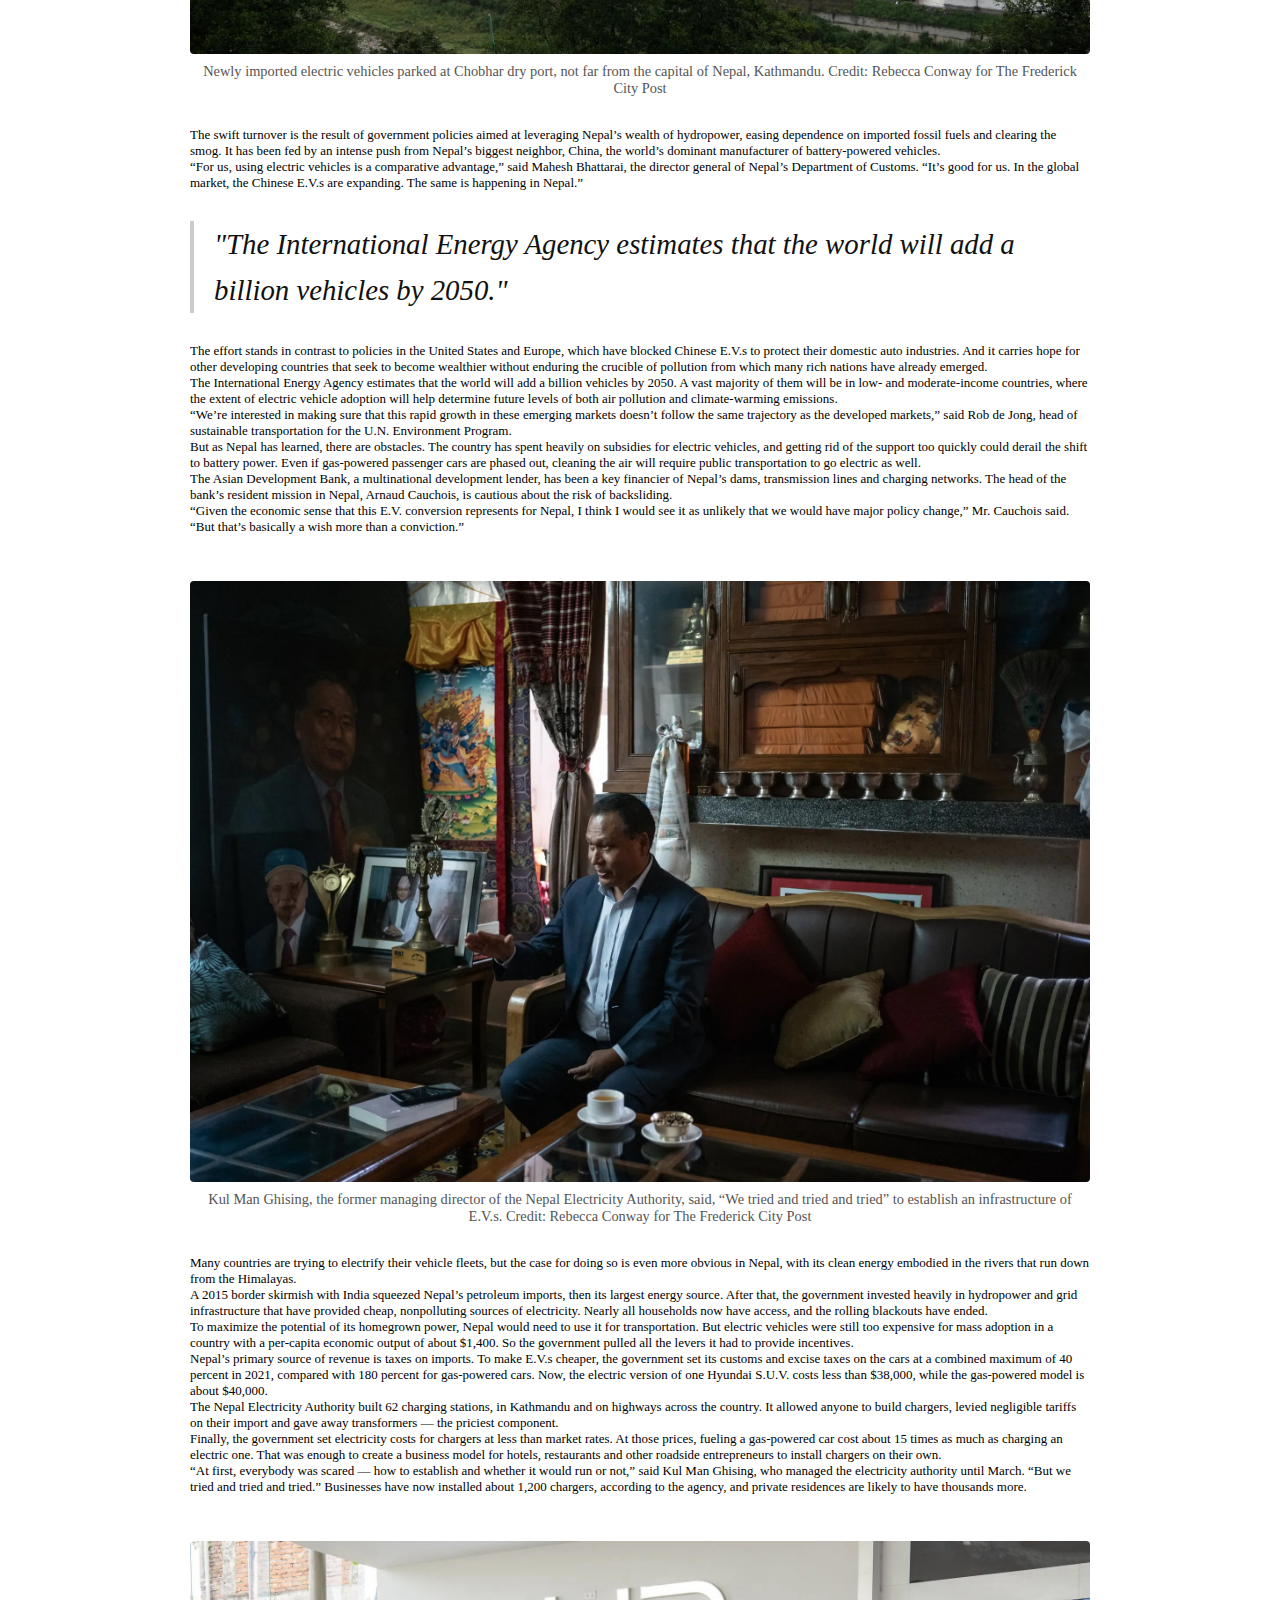
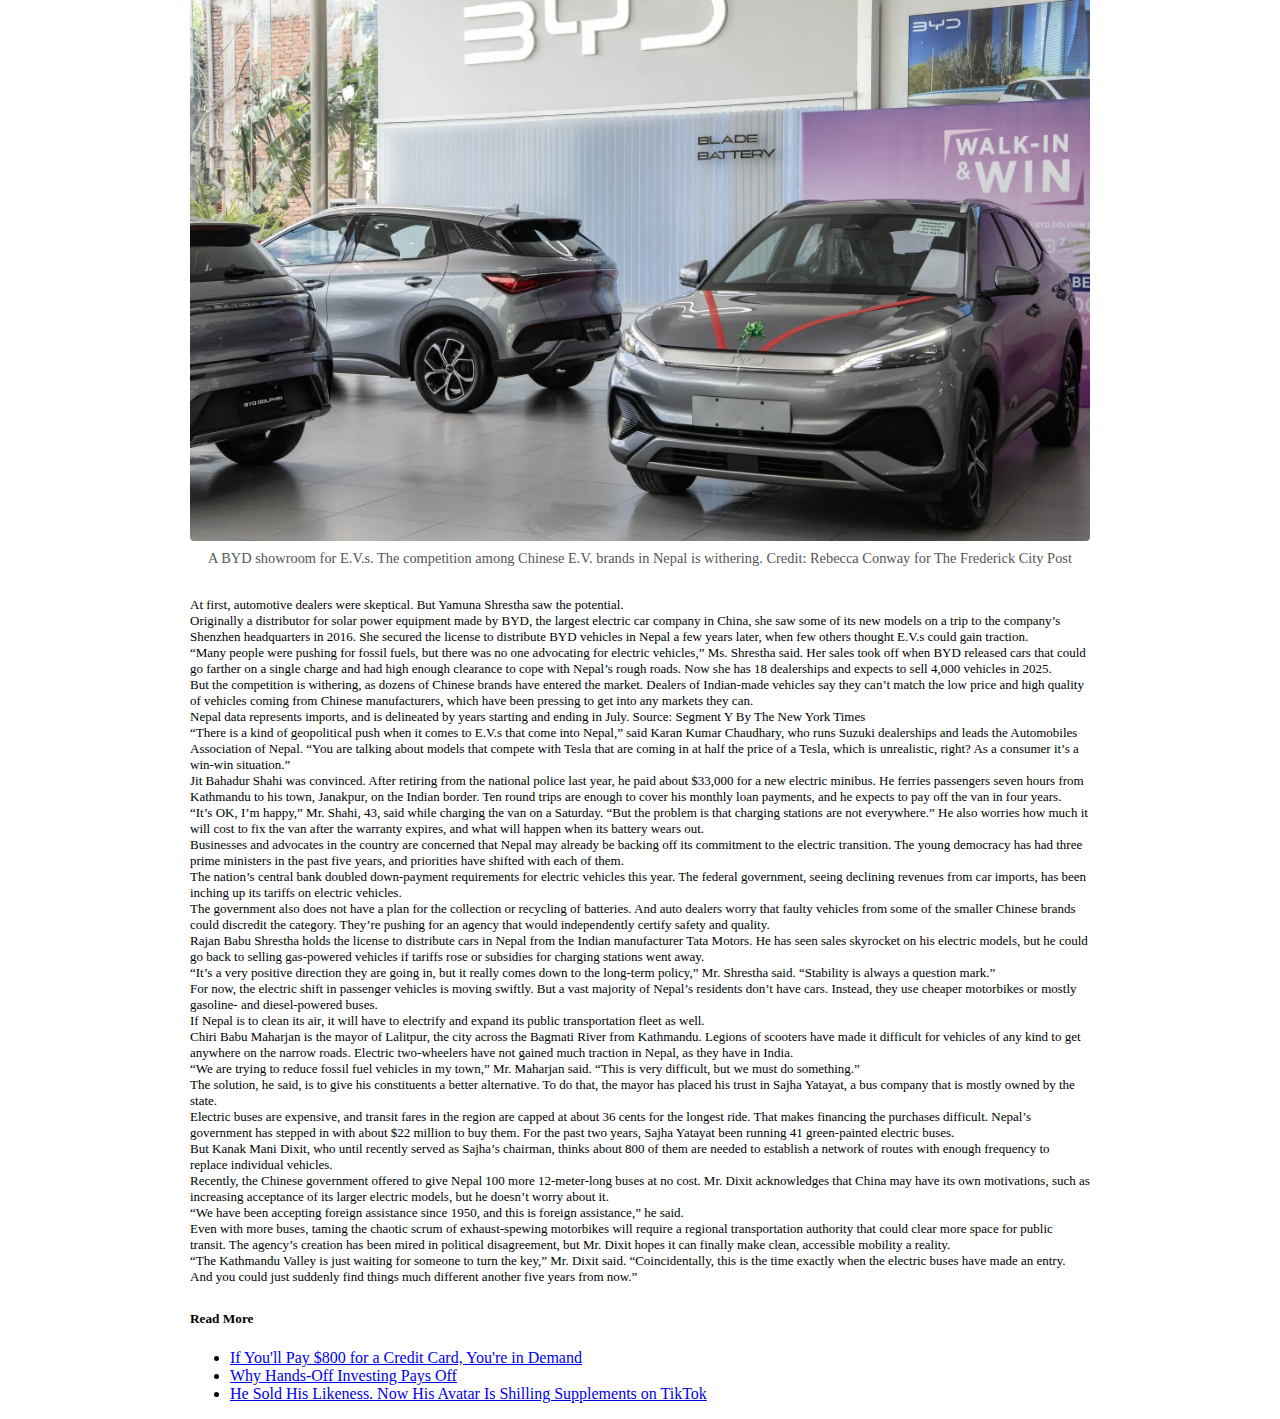
<file: RenkeyLayout/index.html>
<!DOCTYPE html>
<html lang="en">
    <head>
        <link rel="stylesheet" type="text/css"
        href="stylesheet.css">
        <title></title>
    </head>
      <body>
        <!-- Publication Masthead -->
        <header id="masthead">
            <img src="Header.png" alt="logo" class="logo">
        </header>
        <div id="content">
            <img src="image/image1.jpeg" alt="image1" class="image1">
            <p id="caption">The narrow streets of Kathmandu are sized for pedestrians and rickshaws. Credit: Rebecca Conway for The Frederick City Post</p>
            <h1 id="headline">
                Nepal Leaps Ahead in EV - and Chinese Automakers Are Driving the Change
            </h1>

            <h2 id="byline">
                Subsidies, hydroelectricity and a manufacturing powerhouse neighbor are moving the cars into Nepal faster than almost anywhere else.
            </h2>
            
            <h3 id="author">
                By Lydia DePillis and Bhadra Sharma,
                Reporting from Kathmandu, Nepal
            </h3>

            <h4 id="date">Published July 28, 2025 Updated July 29, 2025

            </h4> 

            <p class="text">
                The narrow streets of Kathmandu — sized for pedestrians and rickshaws — are choked with engines. Buses, motorbikes, small trucks and taxis fill the sprawling valley with horns and exhaust. For its more than three million residents, just getting around is a dangerous, eye-stinging ordeal. <br>


                But recently, a new kind of motor has started to ease the crush. Sleek electric vehicles glide by with a quiet hum. Gleaming showrooms do a brisk business in the latest models, and charging stations on the highways have turned into rest stops with cafes for drivers to pass the time. <br>


                The transition is moving quickly. Over the past year, electric vehicles accounted for 76 percent of all passenger vehicles and half of the light commercial vehicles sold in Nepal. Five years ago, that number was essentially zero. The E.V. market share in Nepal is now behind only those of a few countries, including Norway, Singapore and Ethiopia. The average for all countries was 20 percent in 2024. <br>
                </p>

                <img src="image/image2.jpeg" alt="image2" class="image2">
                <p id="caption">Newly imported electric vehicles parked at Chobhar dry port, not far from the capital of Nepal, Kathmandu. Credit: Rebecca Conway for The Frederick City Post</p>


                <p class="text">
                The swift turnover is the result of government policies aimed at leveraging Nepal’s wealth of hydropower, easing dependence on imported fossil fuels and clearing the smog. It has been fed by an intense push from Nepal’s biggest neighbor, China, the world’s dominant manufacturer of battery-powered vehicles. <br>


                “For us, using electric vehicles is a comparative advantage,” said Mahesh Bhattarai, the director general of Nepal’s Department of Customs. “It’s good for us. In the global market, the Chinese E.V.s are expanding. The same is happening in Nepal.” <br>
                </p>

                <blockquote id="pull-quote">
                    "The International Energy Agency estimates that the world will add a billion vehicles by 2050."
                </blockquote>

                <p class="text">
                The effort stands in contrast to policies in the United States and Europe, which have blocked Chinese E.V.s to protect their domestic auto industries. And it carries hope for other developing countries that seek to become wealthier without enduring the crucible of pollution from which many rich nations have already emerged. <br>

                The International Energy Agency estimates that the world will add a billion vehicles by 2050. A vast majority of them will be in low- and moderate-income countries, where the extent of electric vehicle adoption will help determine future levels of both air pollution and climate-warming emissions. <br>


                “We’re interested in making sure that this rapid growth in these emerging markets doesn’t follow the same trajectory as the developed markets,” said Rob de Jong, head of sustainable transportation for the U.N. Environment Program. <br>


                But as Nepal has learned, there are obstacles. The country has spent heavily on subsidies for electric vehicles, and getting rid of the support too quickly could derail the shift to battery power. Even if gas-powered passenger cars are phased out, cleaning the air will require public transportation to go electric as well. <br>

                The Asian Development Bank, a multinational development lender, has been a key financier of Nepal’s dams, transmission lines and charging networks. The head of the bank’s resident mission in Nepal, Arnaud Cauchois, is cautious about the risk of backsliding. <br>


                “Given the economic sense that this E.V. conversion represents for Nepal, I think I would see it as unlikely that we would have major policy change,” Mr. Cauchois said. “But that’s basically a wish more than a conviction.” <br>
                </p>

                <img src="image/image3.jpeg" alt="image3" class="image3">
                <p id="caption">Kul Man Ghising, the former managing director of the Nepal Electricity Authority, said, “We tried and tried and tried” to establish an infrastructure of E.V.s. Credit: Rebecca Conway for The Frederick City Post</p>


                <p class="text">
                Many countries are trying to electrify their vehicle fleets, but the case for doing so is even more obvious in Nepal, with its clean energy embodied in the rivers that run down from the Himalayas. <br>


                A 2015 border skirmish with India squeezed Nepal’s petroleum imports, then its largest energy source. After that, the government invested heavily in hydropower and grid infrastructure that have provided cheap, nonpolluting sources of electricity. Nearly all households now have access, and the rolling blackouts have ended. <br>


                To maximize the potential of its homegrown power, Nepal would need to use it for transportation. But electric vehicles were still too expensive for mass adoption in a country with a per-capita economic output of about $1,400. So the government pulled all the levers it had to provide incentives. <br>


                Nepal’s primary source of revenue is taxes on imports. To make E.V.s cheaper, the government set its customs and excise taxes on the cars at a combined maximum of 40 percent in 2021, compared with 180 percent for gas-powered cars. Now, the electric version of one Hyundai S.U.V. costs less than $38,000, while the gas-powered model is about $40,000. <br>


                The Nepal Electricity Authority built 62 charging stations, in Kathmandu and on highways across the country. It allowed anyone to build chargers, levied negligible tariffs on their import and gave away transformers — the priciest component. <br>


                Finally, the government set electricity costs for chargers at less than market rates. At those prices, fueling a gas-powered car cost about 15 times as much as charging an electric one. That was enough to create a business model for hotels, restaurants and other roadside entrepreneurs to install chargers on their own. <br>


                “At first, everybody was scared — how to establish and whether it would run or not,” said Kul Man Ghising, who managed the electricity authority until March. “But we tried and tried and tried.” Businesses have now installed about 1,200 chargers, according to the agency, and private residences are likely to have thousands more. <br>
                </p>

                <img src="image/image4.jpeg" alt="image4" class="image4">
                <p id="caption">A BYD showroom for E.V.s. The competition among Chinese E.V. brands in Nepal is withering. Credit: Rebecca Conway for The Frederick City Post</p>

                <p class="text">
                At first, automotive dealers were skeptical. But Yamuna Shrestha saw the potential. <br>


                Originally a distributor for solar power equipment made by BYD, the largest electric car company in China, she saw some of its new models on a trip to the company’s Shenzhen headquarters in 2016. She secured the license to distribute BYD vehicles in Nepal a few years later, when few others thought E.V.s could gain traction. <br>


                “Many people were pushing for fossil fuels, but there was no one advocating for electric vehicles,” Ms. Shrestha said. Her sales took off when BYD released cars that could go farther on a single charge and had high enough clearance to cope with Nepal’s rough roads. Now she has 18 dealerships and expects to sell 4,000 vehicles in 2025. <br>


                But the competition is withering, as dozens of Chinese brands have entered the market. Dealers of Indian-made vehicles say they can’t match the low price and high quality of vehicles coming from Chinese manufacturers, which have been pressing to get into any markets they can. <br>


                Nepal data represents imports, and is delineated by years starting and ending in July. Source: Segment Y By The New York Times <br>
                “There is a kind of geopolitical push when it comes to E.V.s that come into Nepal,” said Karan Kumar Chaudhary, who runs Suzuki dealerships and leads the Automobiles Association of Nepal. “You are talking about models that compete with Tesla that are coming in at half the price of a Tesla, which is unrealistic, right? As a consumer it’s a win-win situation.” <br>


                Jit Bahadur Shahi was convinced. After retiring from the national police last year, he paid about $33,000 for a new electric minibus. He ferries passengers seven hours from Kathmandu to his town, Janakpur, on the Indian border. Ten round trips are enough to cover his monthly loan payments, and he expects to pay off the van in four years. <br>


                “It’s OK, I’m happy,” Mr. Shahi, 43, said while charging the van on a Saturday. “But the problem is that charging stations are not everywhere.” He also worries how much it will cost to fix the van after the warranty expires, and what will happen when its battery wears out. <br>


                Businesses and advocates in the country are concerned that Nepal may already be backing off its commitment to the electric transition. The young democracy has had three prime ministers in the past five years, and priorities have shifted with each of them. <br>


                The nation’s central bank doubled down-payment requirements for electric vehicles this year. The federal government, seeing declining revenues from car imports, has been inching up its tariffs on electric vehicles. <br>


                The government also does not have a plan for the collection or recycling of batteries. And auto dealers worry that faulty vehicles from some of the smaller Chinese brands could discredit the category. They’re pushing for an agency that would independently certify safety and quality. <br>


                Rajan Babu Shrestha holds the license to distribute cars in Nepal from the Indian manufacturer Tata Motors. He has seen sales skyrocket on his electric models, but he could go back to selling gas-powered vehicles if tariffs rose or subsidies for charging stations went away. <br>


                “It’s a very positive direction they are going in, but it really comes down to the long-term policy,” Mr. Shrestha said. “Stability is always a question mark.” <br>

                For now, the electric shift in passenger vehicles is moving swiftly. But a vast majority of Nepal’s residents don’t have cars. Instead, they use cheaper motorbikes or mostly gasoline- and diesel-powered buses. <br>


                If Nepal is to clean its air, it will have to electrify and expand its public transportation fleet as well. <br>


                Chiri Babu Maharjan is the mayor of Lalitpur, the city across the Bagmati River from Kathmandu. Legions of scooters have made it difficult for vehicles of any kind to get anywhere on the narrow roads. Electric two-wheelers have not gained much traction in Nepal, as they have in India. <br>


                “We are trying to reduce fossil fuel vehicles in my town,” Mr. Maharjan said. “This is very difficult, but we must do something.” <br>


                The solution, he said, is to give his constituents a better alternative. To do that, the mayor has placed his trust in Sajha Yatayat, a bus company that is mostly owned by the state. <br>


                Electric buses are expensive, and transit fares in the region are capped at about 36 cents for the longest ride. That makes financing the purchases difficult. Nepal’s government has stepped in with about $22 million to buy them. For the past two years, Sajha Yatayat been running 41 green-painted electric buses. <br>


                But Kanak Mani Dixit, who until recently served as Sajha’s chairman, thinks about 800 of them are needed to establish a network of routes with enough frequency to replace individual vehicles. <br>


                Recently, the Chinese government offered to give Nepal 100 more 12-meter-long buses at no cost. Mr. Dixit acknowledges that China may have its own motivations, such as increasing acceptance of its larger electric models, but he doesn’t worry about it. <br>


                “We have been accepting foreign assistance since 1950, and this is foreign assistance,” he said. <br>


                Even with more buses, taming the chaotic scrum of exhaust-spewing motorbikes will require a regional transportation authority that could clear more space for public transit. The agency’s creation has been mired in political disagreement, but Mr. Dixit hopes it can finally make clean, accessible mobility a reality. <br>


                “The Kathmandu Valley is just waiting for someone to turn the key,” Mr. Dixit said. “Coincidentally, this is the time exactly when the electric buses have made an entry. And you could just suddenly find things much different another five years from now.” <br>
                <h5>Read More</h5>
                <ul>
                    <li><a href="https://www.nytimes.com/2025/08/17/business/airlines-credit-cards-loyalty.html">If You'll Pay $800 for a Credit Card, You're in Demand</a></li>
                    <li><a href="https://www.nytimes.com/2025/08/15/business/investing-fund-returns-interfere.html"> Why Hands-Off Investing Pays Off</a></li>
                    <li><a href="https://www.nytimes.com/2025/08/17/business/tiktok-ai-avatars.html"> He Sold His Likeness. Now His Avatar Is Shilling Supplements on TikTok</a></li>
                </ul>
                
                </p>
        </div>
      </body>
</html>
</file>
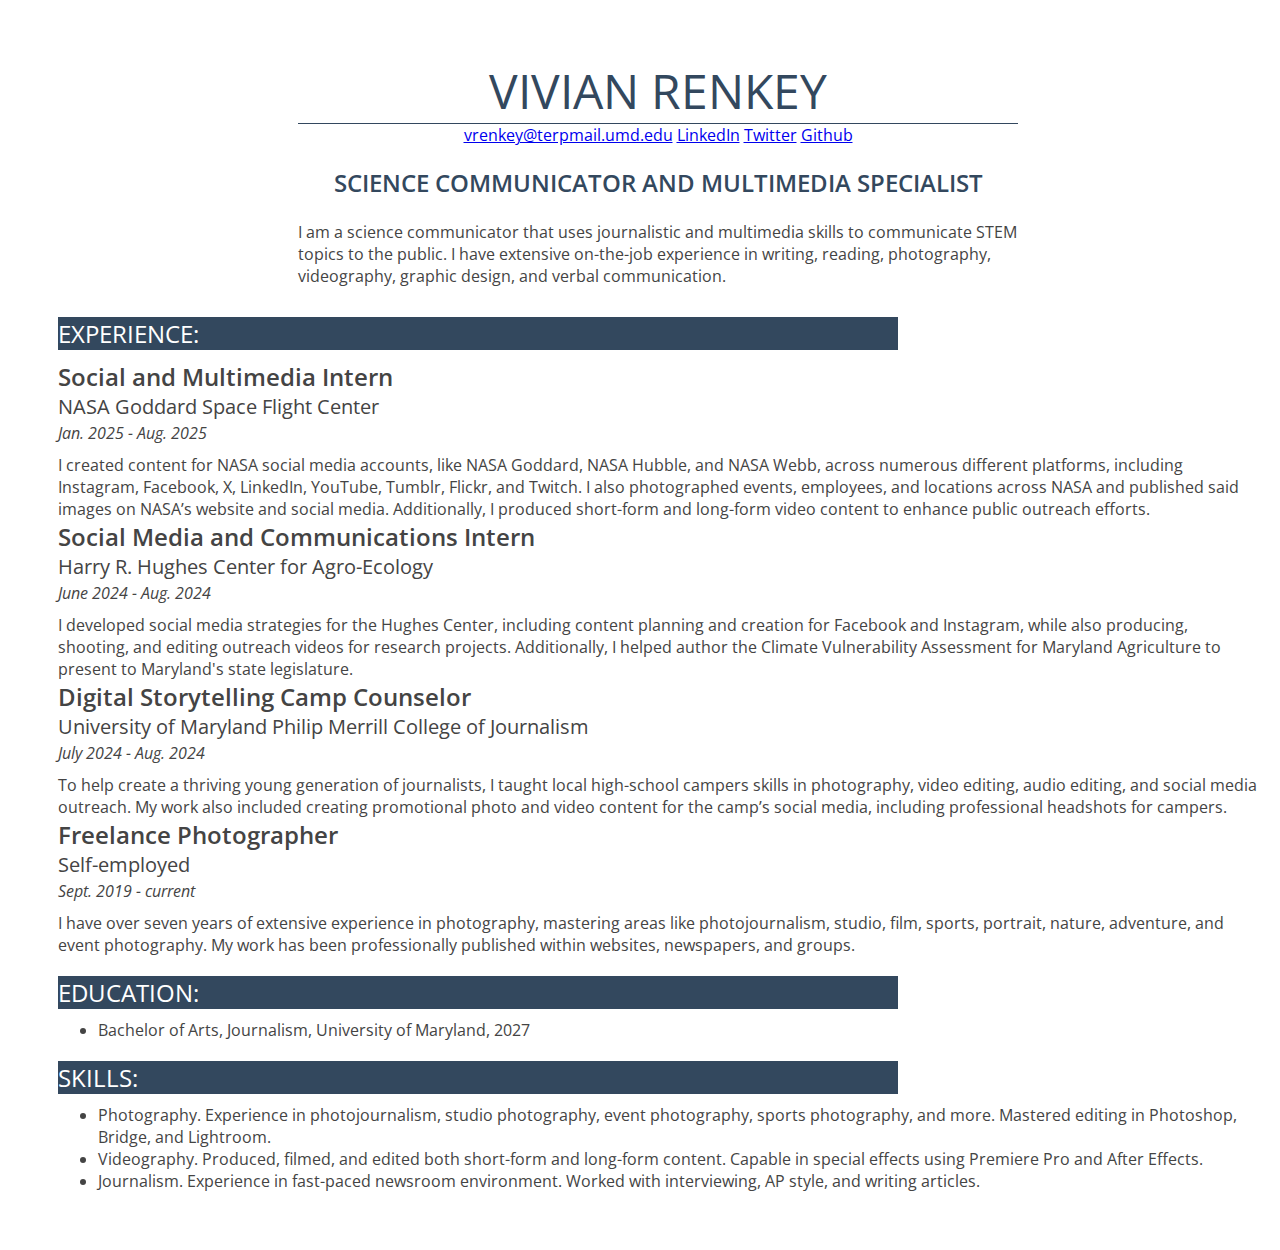
<file: resume/index.html>
<html lang="en">

    <head>
      <title>Vivian Renkey's Resume</title>  
      
      <link href="https://fonts.googleapis.com/css2?family=Open+Sans:wght@400;600;700&display=swap" rel="stylesheet">

        <!--connects my hmtl to my stylesheet-->

      <link rel="stylesheet" type="text/css" href="style.css">

    </head>

    <body>
    <!--I built this myself!!!-->


    <div id="container">

    <!--me!!-->

    <div id="name">Vivian Renkey</div>

    
    <!--
    <img src="vivian.jpg" width="300px">
    -->
    
    <!--contact info-->

    <ul class="menu">
    <li><a href="mailto:vrenkey@terpmail.umd.edu">vrenkey@terpmail.umd.edu</a></li>
    <li><a href="https://www.linkedin.com/in/vivian-renkey-22444b290/">LinkedIn</a></li>
    <li><a href="https://x.com/vivianrenkey">Twitter</a></li>
    <li><a href="https://github.com/vrenkey">Github</a></li>
    </ul>

    <!--how i would describe myself-->

    <div id="title"> Science Communicator and Multimedia Specialist</div><br>

<!--summarizes what I do-->

<div class="top">I am a science communicator that uses journalistic and multimedia skills to communicate STEM topics to the public. I have extensive on-the-job experience in writing, reading, photography, videography, graphic design, and verbal communication.
</div>

<div class="sectionheader">Experience:</div>

<div class="jobtitle">Social and Multimedia Intern</div>
<div class="organization">NASA Goddard Space Flight Center</div>
<div class="date">Jan. 2025 - Aug. 2025</div>
<p class="description">I created content for NASA social media accounts, like NASA Goddard, NASA Hubble, and NASA Webb, across numerous different platforms, including Instagram, Facebook, X, LinkedIn, YouTube, Tumblr, Flickr, and Twitch. I also photographed events, employees, and locations across NASA and published said images on NASA’s website and social media. Additionally, I produced short-form and long-form video content to enhance public outreach efforts.
</p>

<div class="jobtitle">Social Media and Communications Intern</div>
<div class="organization">Harry R. Hughes Center for Agro-Ecology</div>
<div class="date">June 2024 - Aug. 2024</div>
<p class="description">I developed social media strategies for the Hughes Center, including content planning and creation for Facebook and Instagram, while also producing, shooting, and editing outreach videos for research projects. Additionally, I helped author the Climate Vulnerability Assessment for Maryland Agriculture to present to Maryland's state legislature.
</p>

<div class="jobtitle">Digital Storytelling Camp Counselor</div>
<div class="organization">University of Maryland Philip Merrill College of Journalism</div>
<div class="date">July 2024 - Aug. 2024</div>
<p class="description">To help create a thriving young generation of journalists, I taught local high-school campers skills in photography, video editing, audio editing, and social media outreach. My work also included creating promotional photo and video content for the camp’s social media, including professional headshots for campers.
</p>

<div class="jobtitle">Freelance Photographer</div>
<div class="organization">Self-employed</div>
<div class="date">Sept. 2019 - current</div>
<p class="description">I have over seven years of extensive experience in photography, mastering areas like photojournalism, studio, film, sports, portrait, nature, adventure, and event photography. My work has been professionally published within websites, newspapers, and groups.
</p>

<div class="sectionheader">Education:</div>
    <ul id="degrees">
        <li>Bachelor of Arts, Journalism, University of Maryland, 2027</li>
    </ul>


<div class="sectionheader">Skills:</div>
    <ul id="do">
    <li>Photography. Experience in photojournalism, studio photography, event photography, sports photography, and more. Mastered editing in Photoshop, Bridge, and Lightroom.</li>
    <li>Videography. Produced, filmed, and edited both short-form and long-form content. Capable in special effects using Premiere Pro and After Effects.</li>
    <li>Journalism. Experience in fast-paced newsroom environment. Worked with interviewing, AP style, and writing articles.</li>
    </ul>

</div>

    </body>

</html>
</file>
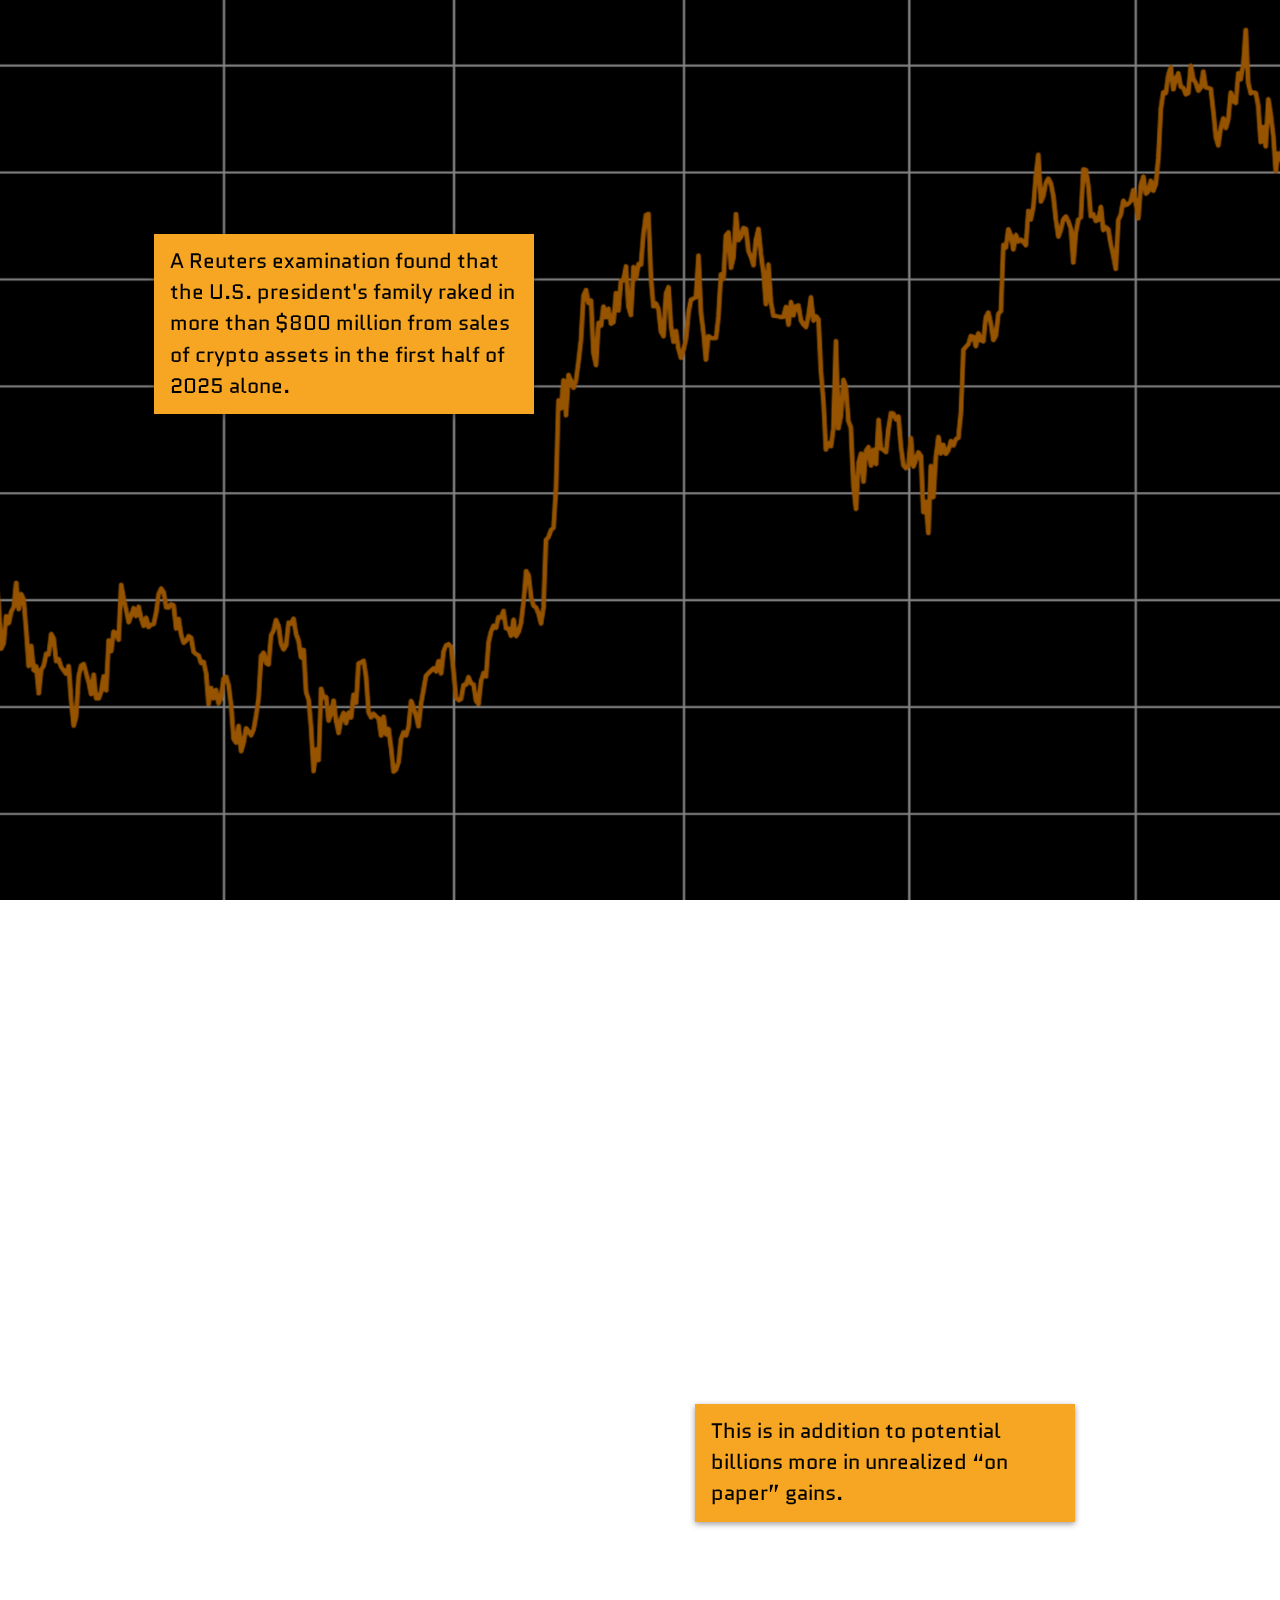
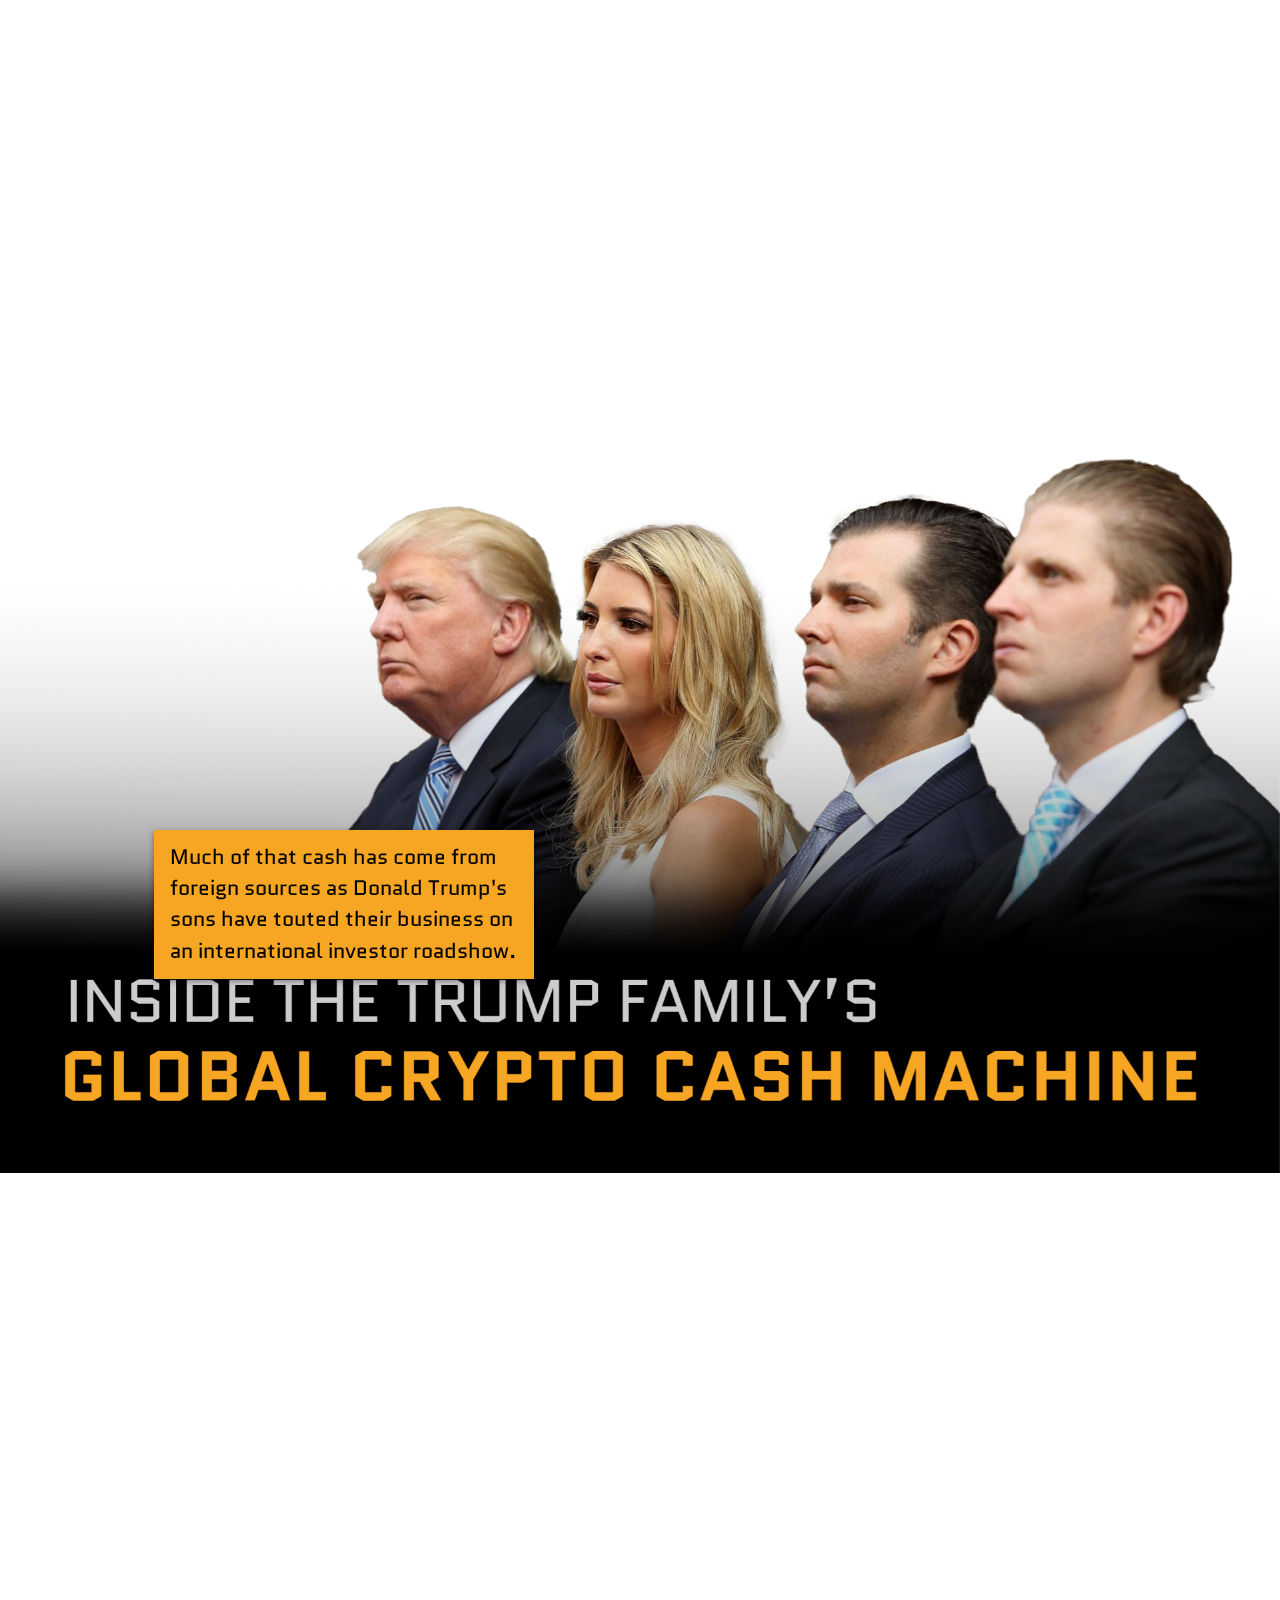
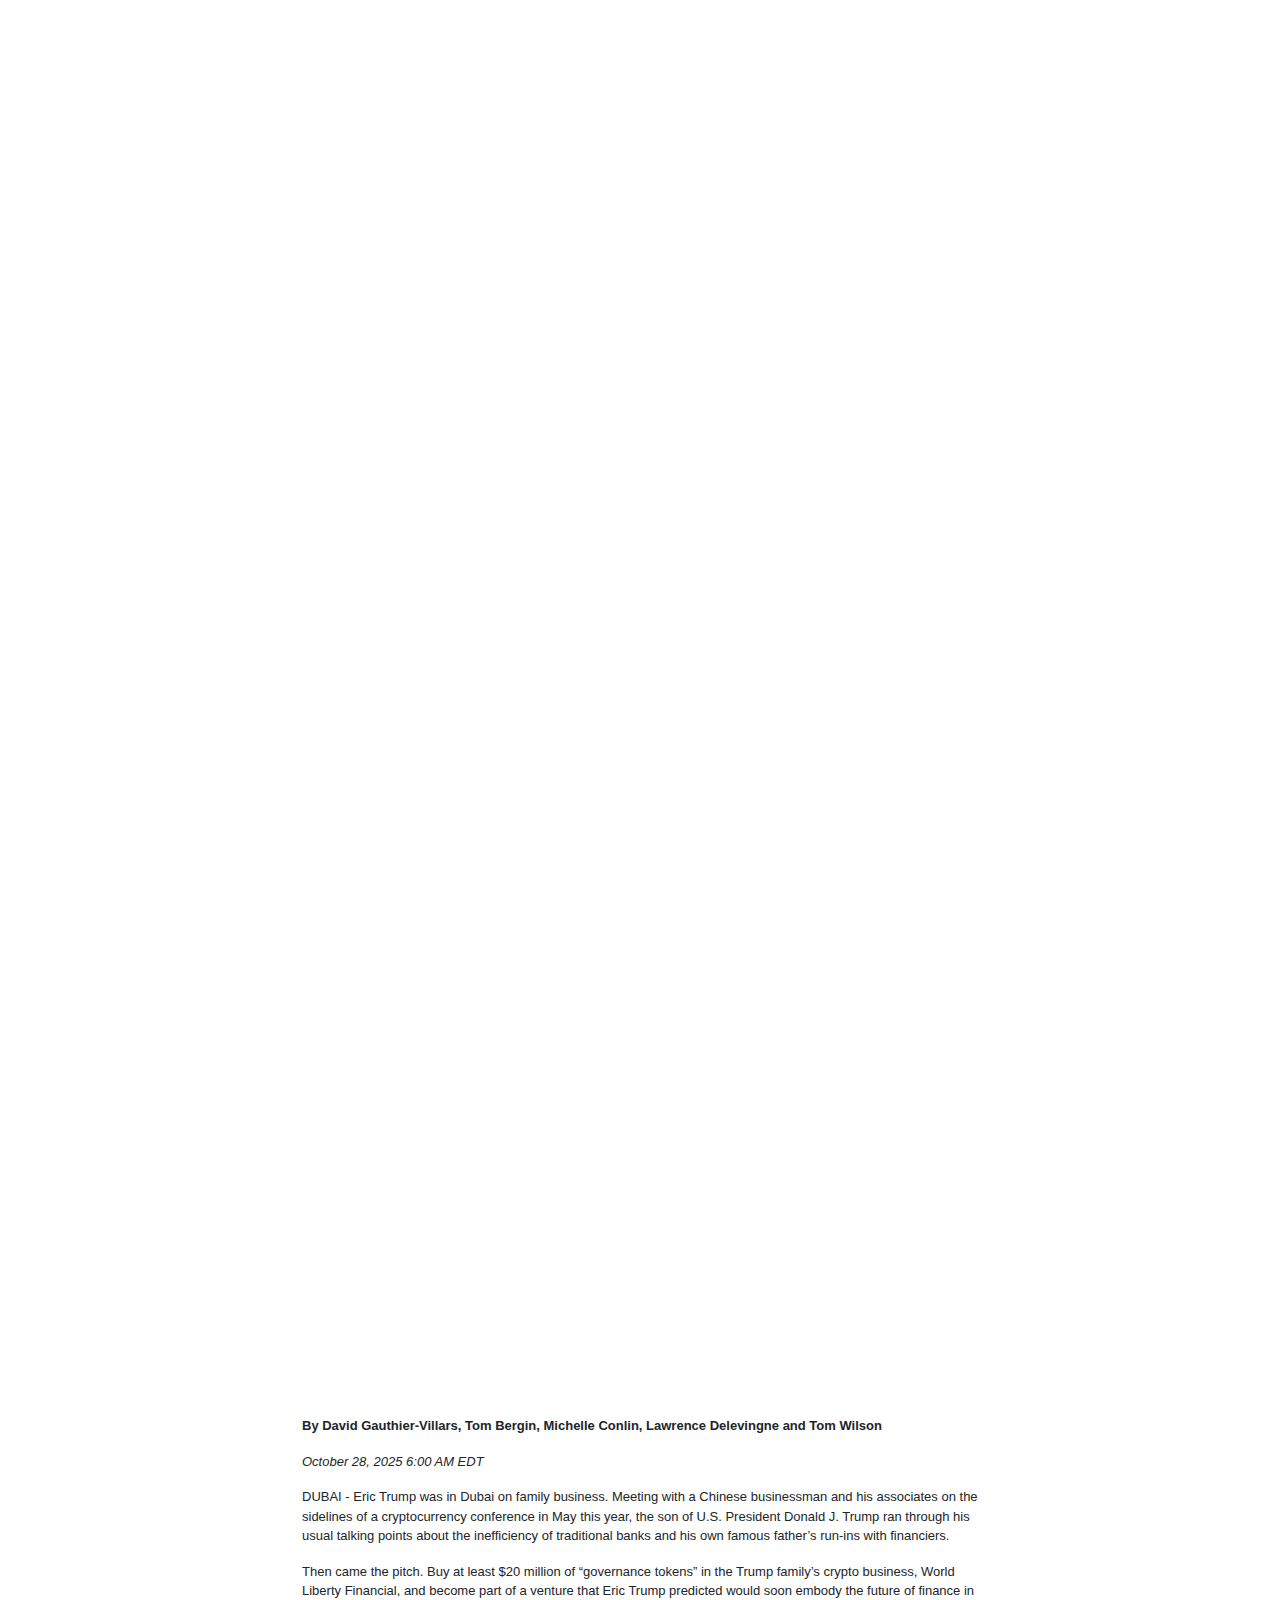
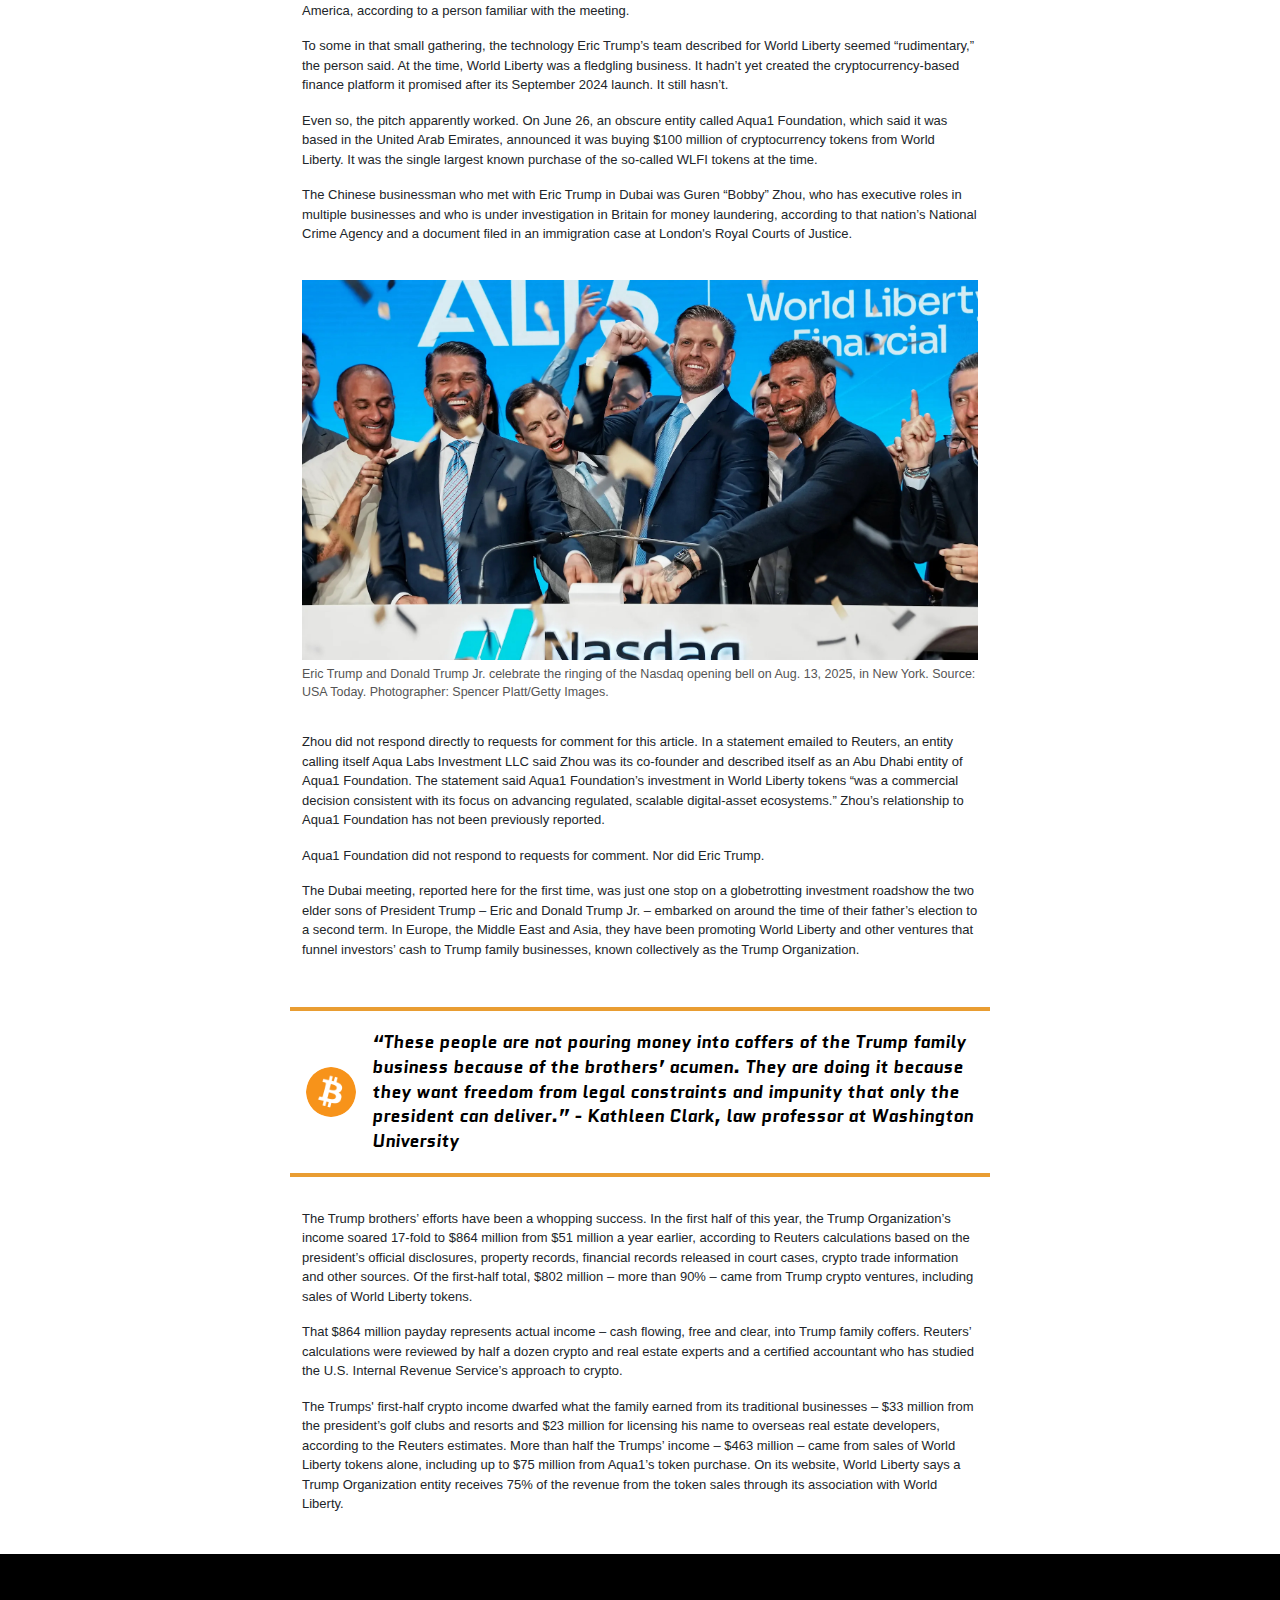
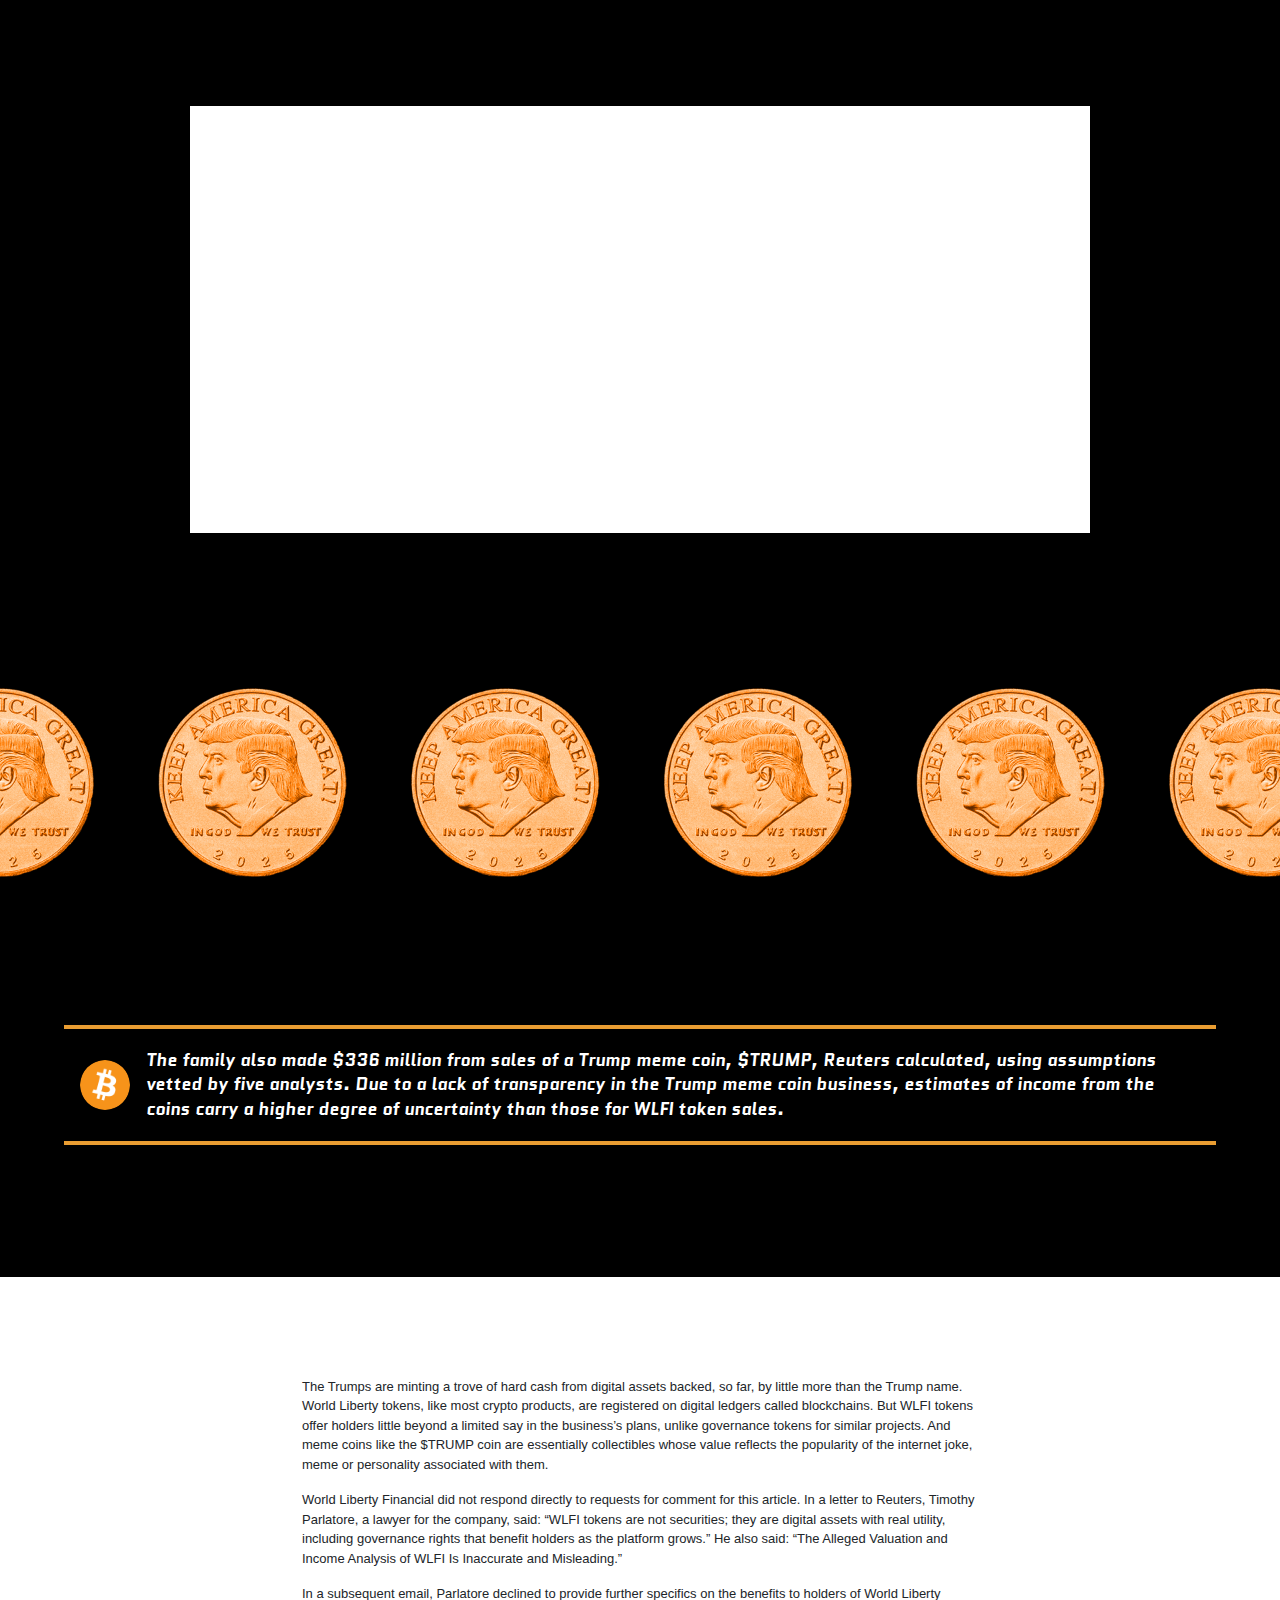
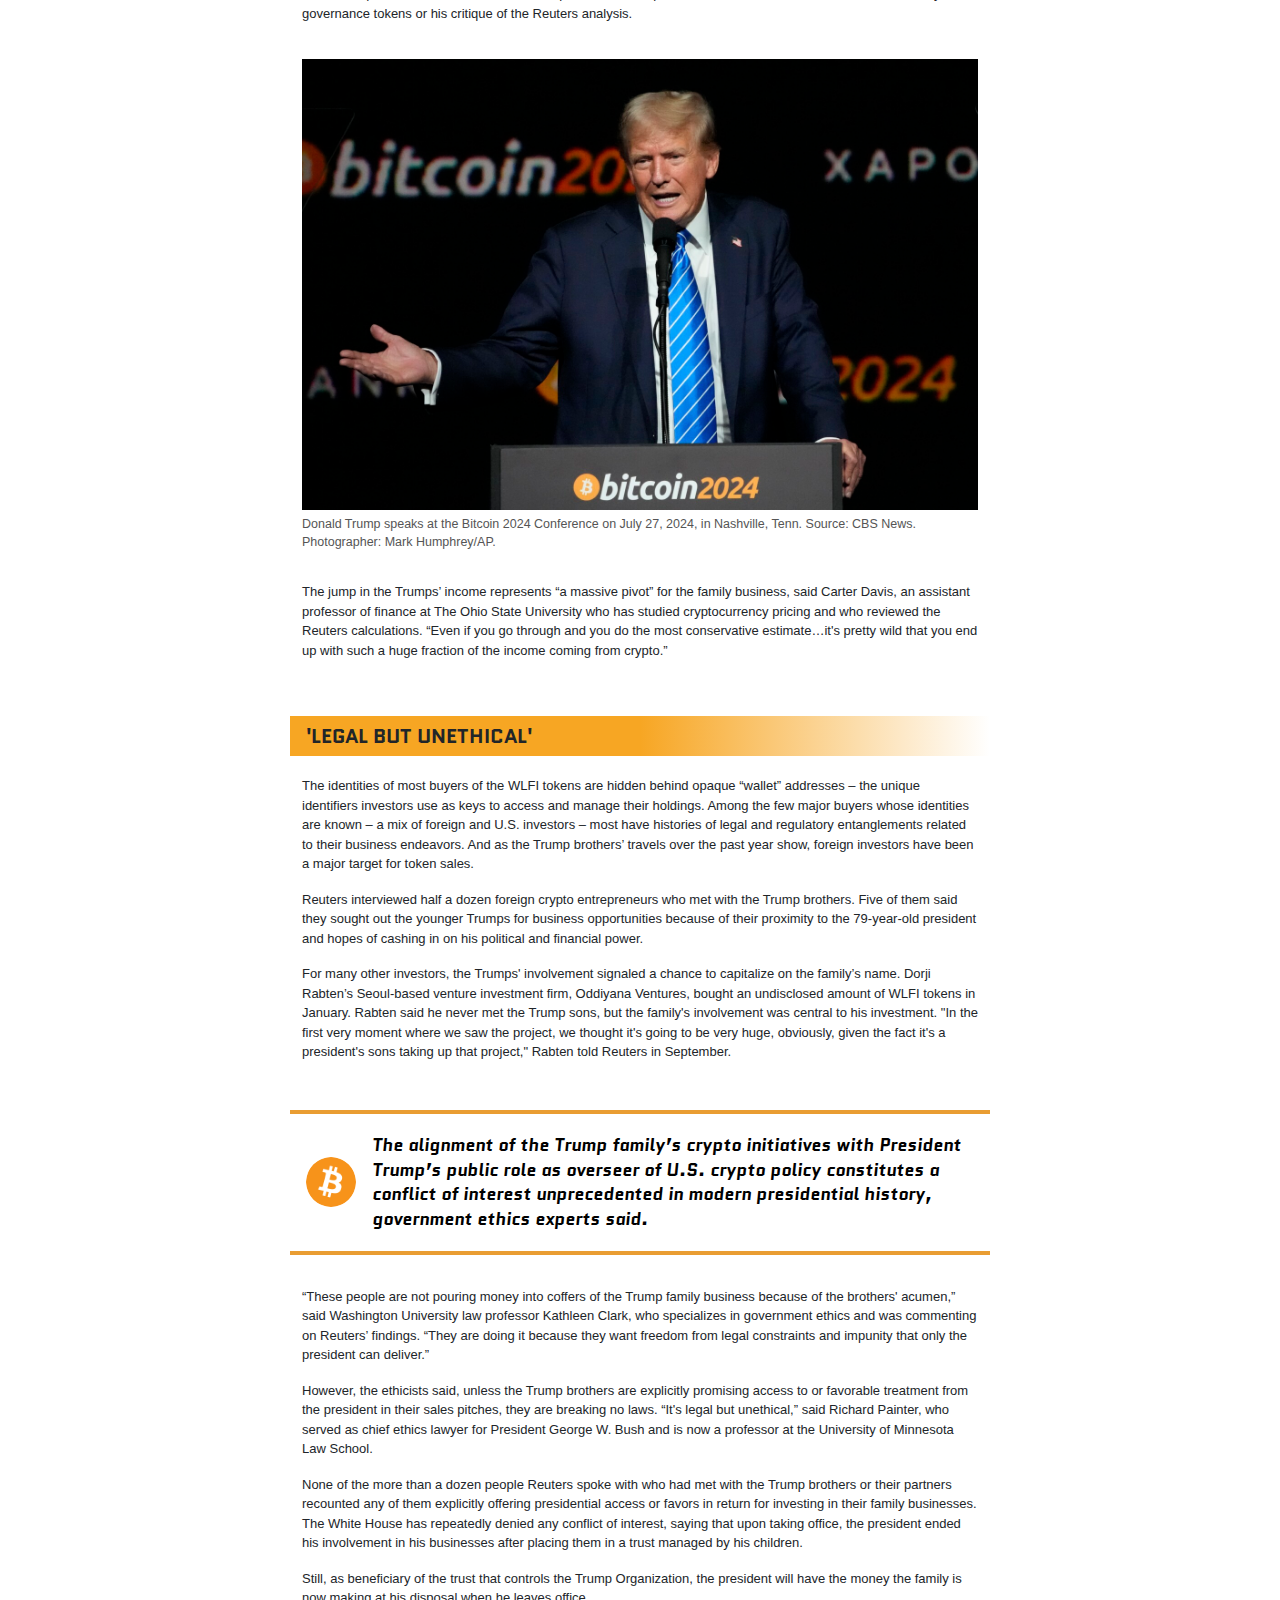
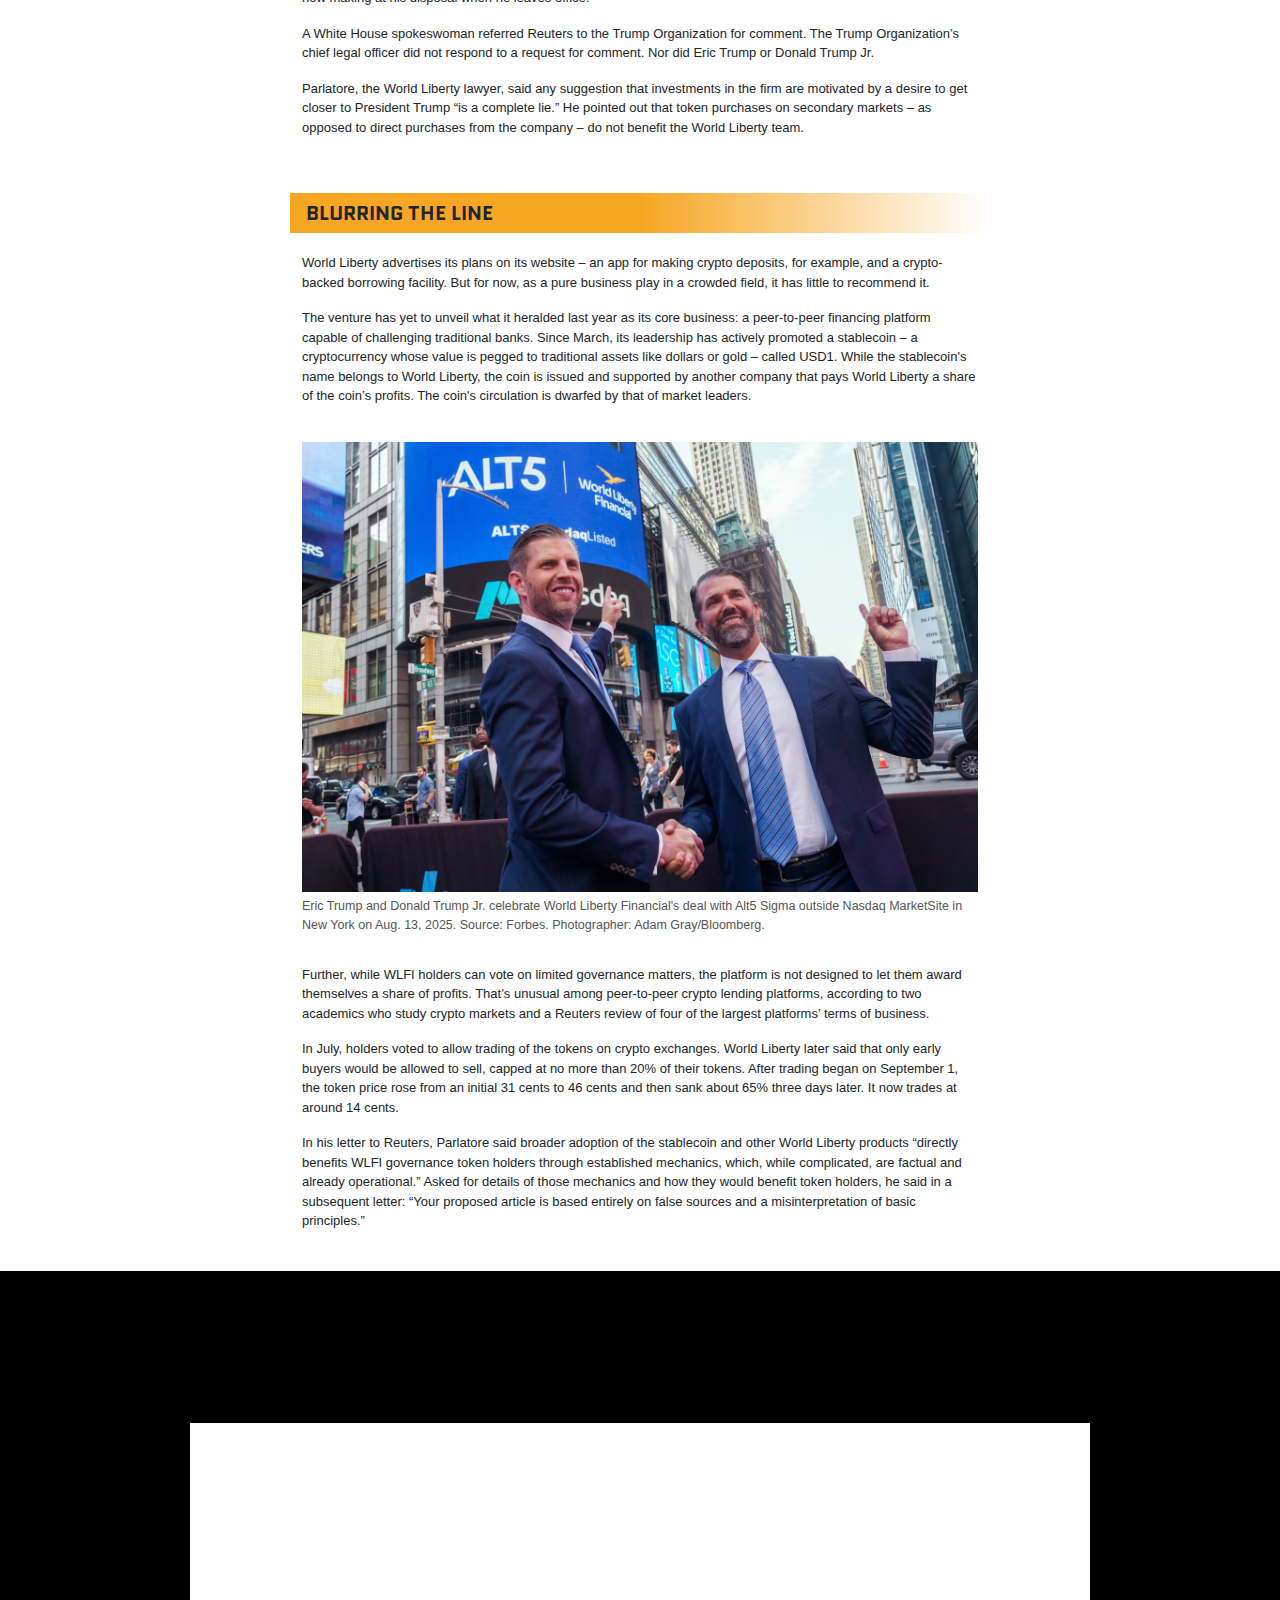
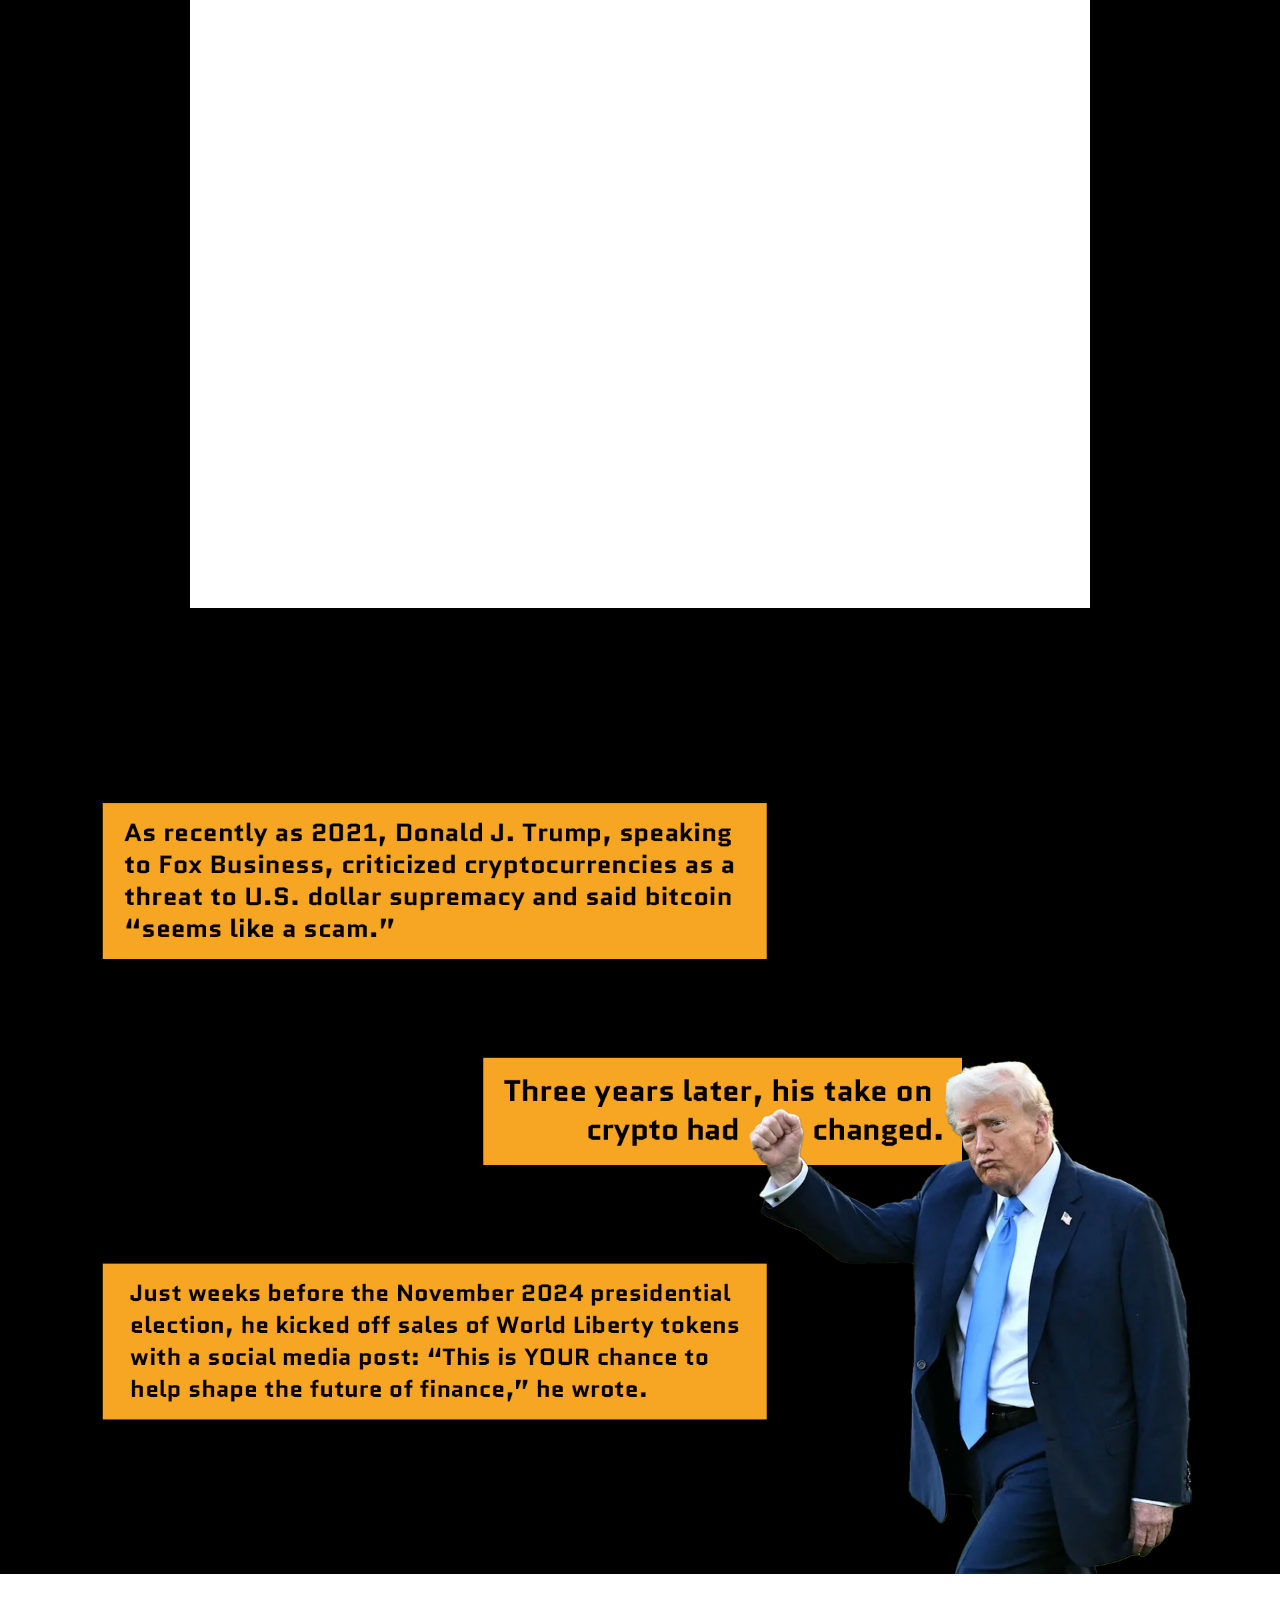
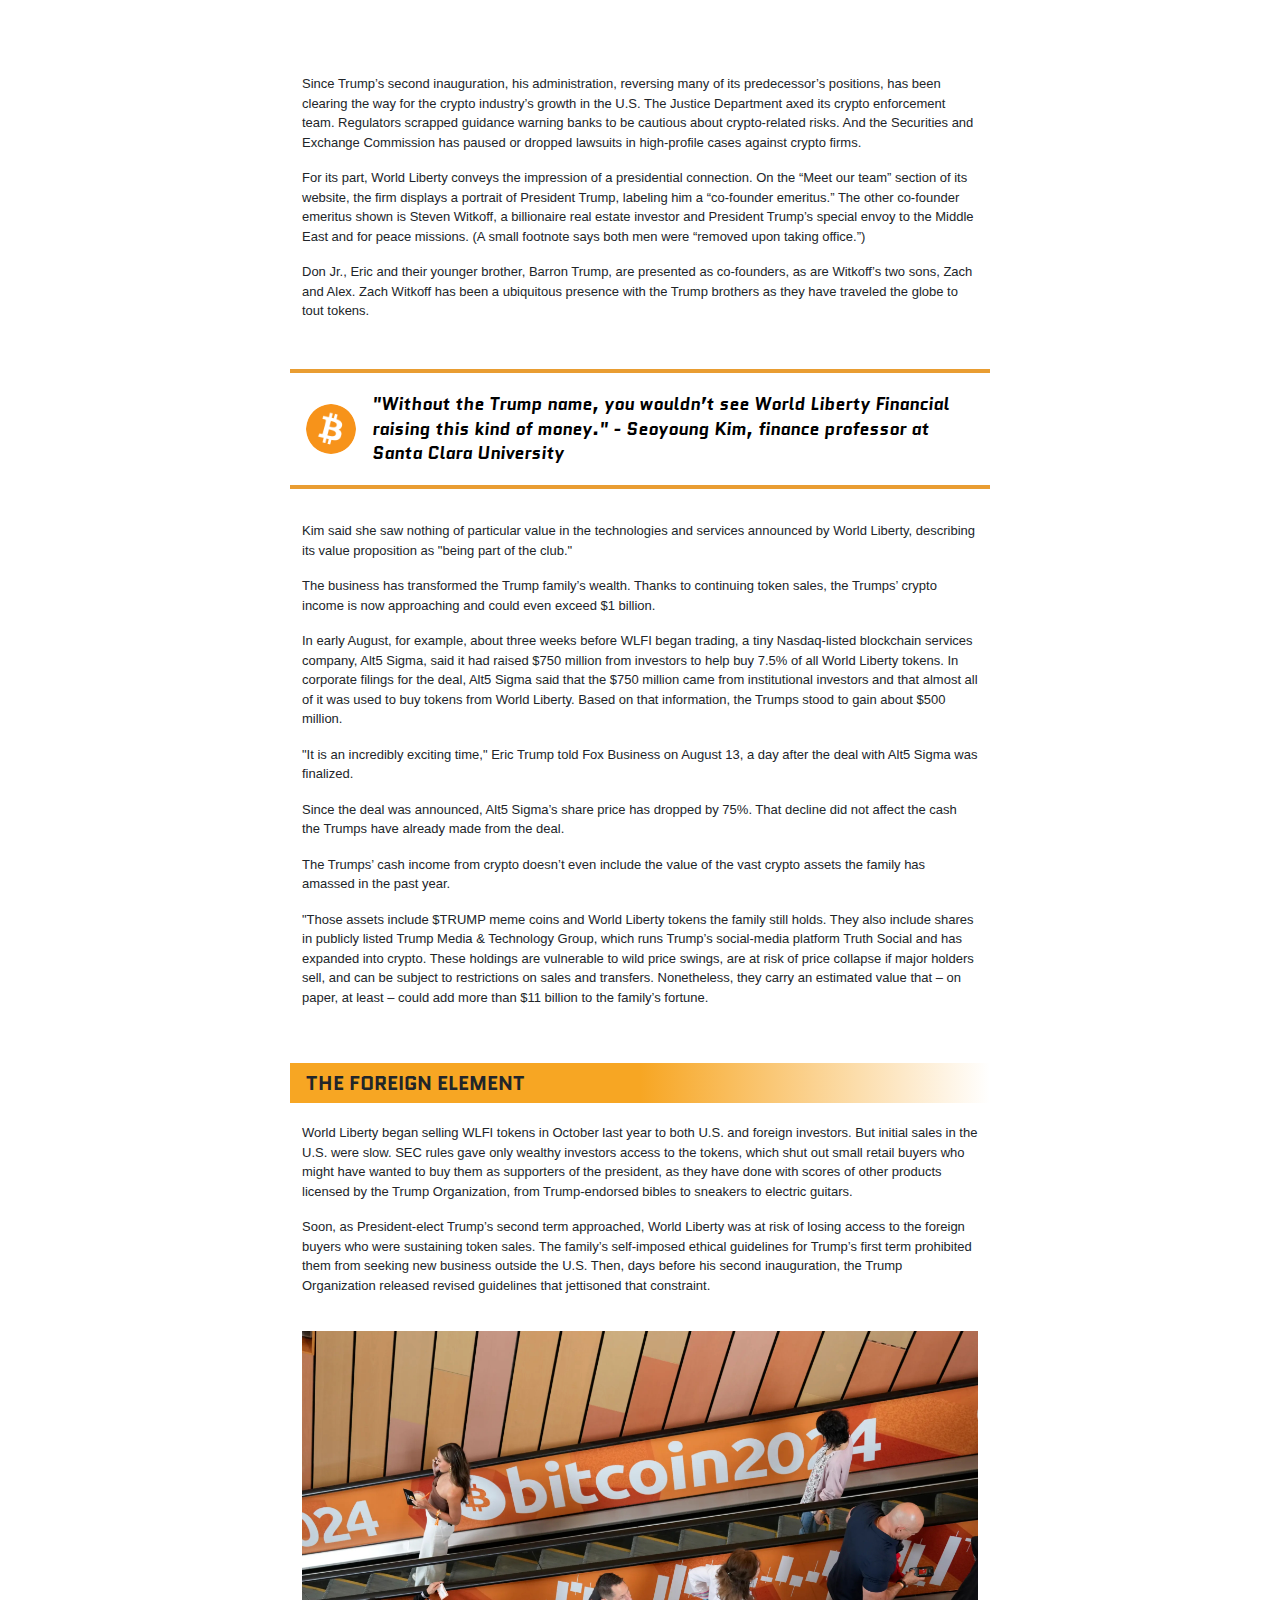
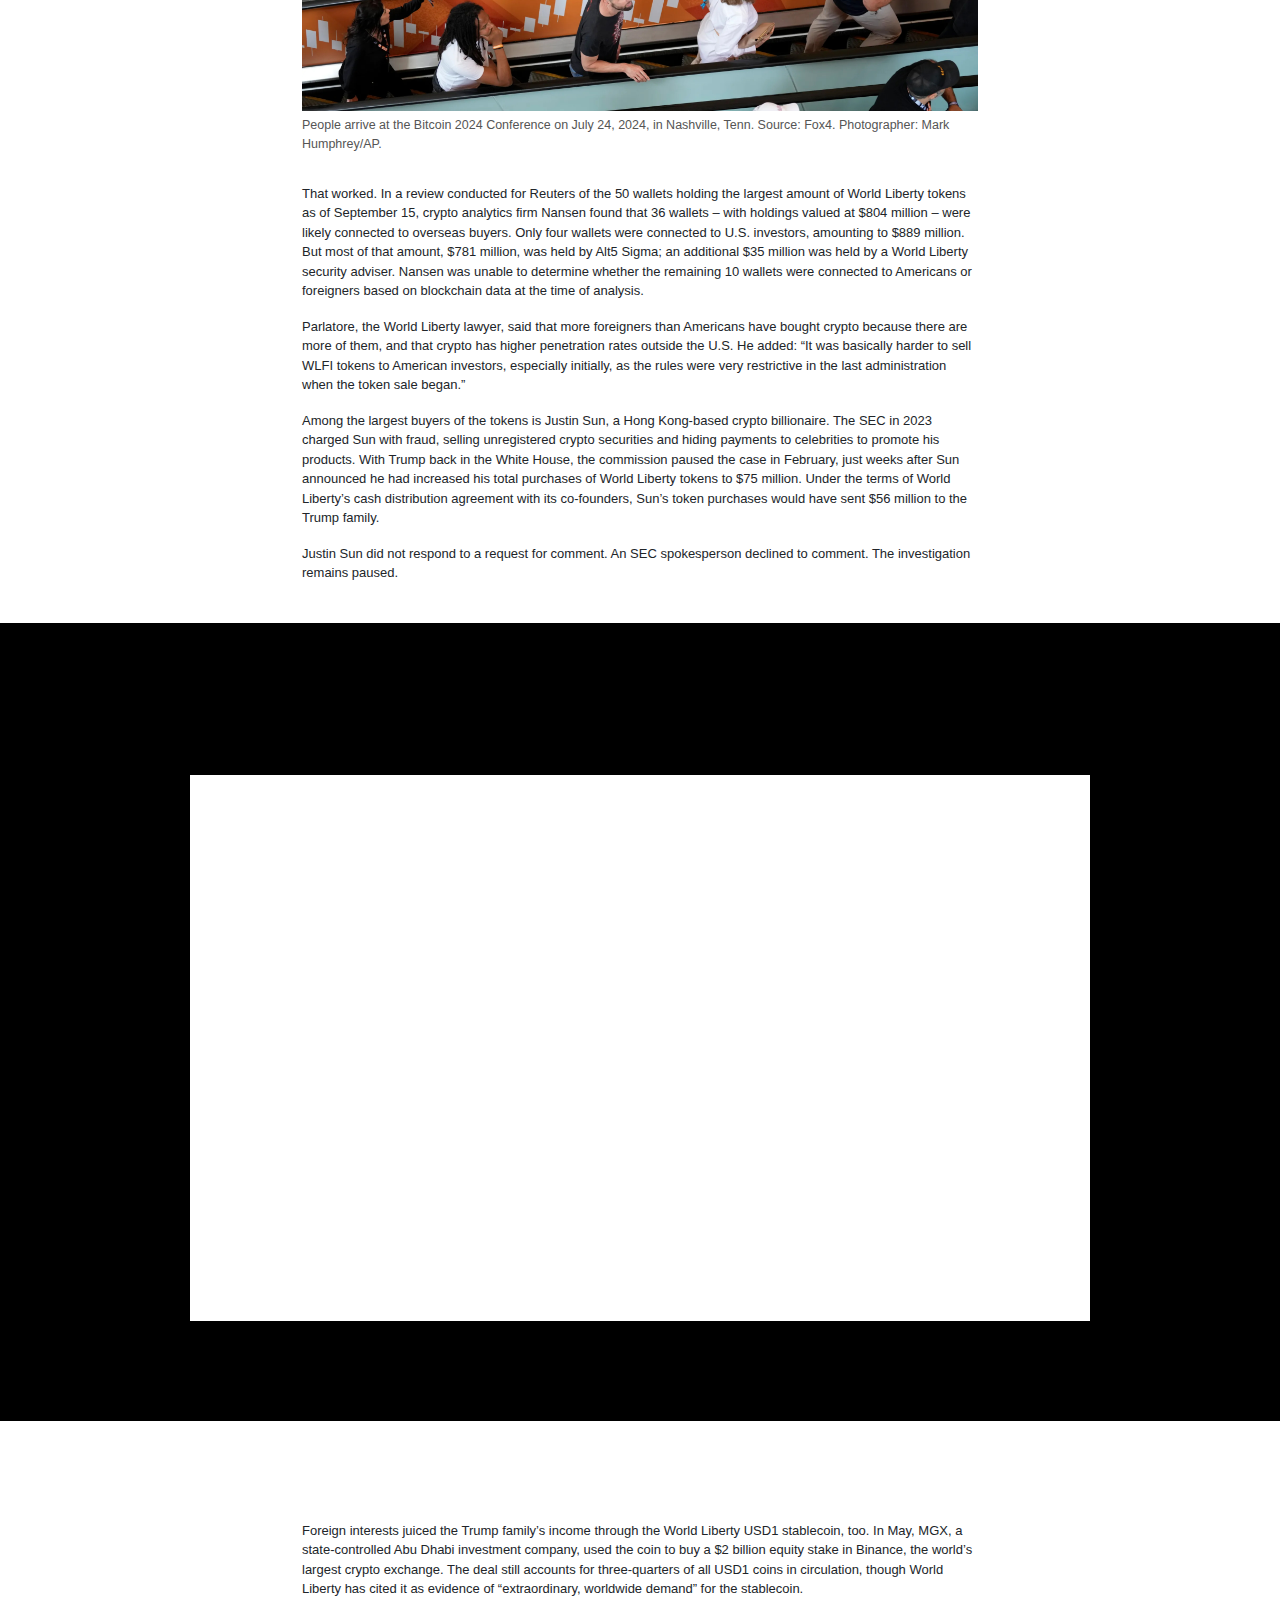
<file: data-viz-project/final-multimedia-news-story.html>
<!doctype html>

<html lang="en">

  <head>
    
    <meta charset="utf-8">
    <meta name="viewport" content="width=device-width, initial-scale=1, shrink-to-fit=no">
        
    <title>Inside the Trump family's global crypto cash machine</title>

    <meta name="description" content="Inside the Trump family's global crypto cash machine">
    <meta name="author" content="Vivian Renkey">

<!--Boostrap and JavaScript-->

    <link href="https://cdn.jsdelivr.net/npm/bootstrap@5.3.3/dist/css/bootstrap.min.css" rel="stylesheet" integrity="sha384-QWTKZyjpPEjISv5WaRU9OFeRpok6YctnYmDr5pNlyT2bRjXh0JMhjY6hW+ALEwIH" crossorigin="anonymous">

    <script src="https://cdn.jsdelivr.net/npm/bootstrap@5.3.3/dist/js/bootstrap.bundle.min.js" integrity="sha384-YvpcrYf0tY3lHB60NNkmXc5s9fDVZLESaAA55NDzOxhy9GkcIdslK1eN7N6jIeHz" crossorigin="anonymous"></script>

    <link rel="stylesheet" href="https://cdn.jsdelivr.net/npm/bootstrap-icons@1.11.1/font/bootstrap-icons.css">

<!-- Google Font Link -->

<link rel="preconnect" href="https://fonts.googleapis.com">
<link rel="preconnect" href="https://fonts.gstatic.com" crossorigin>
<link href="https://fonts.googleapis.com/css2?family=Quantico:ital,wght@0,400;0,700;1,400;1,700&display=swap" rel="stylesheet">

<!-- CSS Stylesheet Link -->

    <link rel="stylesheet" href="stylesheet.css">

  </head>

  <body>

<!--Hero start-->

<section class="hero">

    <div class="info-box box-top-left">A Reuters examination found that the U.S. president's family raked in more than $800 million from sales of crypto assets in the first half of 2025 alone.</div>

    <div class="info-box box-middle-right">This is in addition to potential billions more in unrealized “on paper” gains.</div>
    
    <div class="info-box box-bottom-left">Much of that cash has come from foreign sources as Donald Trump's sons have touted their business on an international investor roadshow.</div>

    <div class="hero-bottom">

        <img src="hero transparent background.png" alt="family" class="img-fluid faces-img">

    </div>
</section>

<!--Hero end-->

<!--Main Content Start-->

    <div class="container">

        <div class="row mb-4">
            <p class="author my-3">By David Gauthier-Villars, Tom Bergin, Michelle Conlin, Lawrence Delevingne and Tom Wilson</p>
            <p class="date">October 28, 2025 6:00 AM EDT</p>
            <p>
                DUBAI - Eric Trump was in Dubai on family business. Meeting with a Chinese businessman and his associates on the sidelines of a cryptocurrency conference in May this year, the son of U.S. President Donald J. Trump ran through his usual talking points about the inefficiency of traditional banks and his own famous father’s run-ins with financiers.
            </p>

            <p>
                Then came the pitch. Buy at least $20 million of “governance tokens” in the Trump family’s crypto business, World Liberty Financial, and become part of a venture that Eric Trump predicted would soon embody the future of finance in America, according to a person familiar with the meeting.
            </p>

            <p>
                To some in that small gathering, the technology Eric Trump’s team described for World Liberty seemed “rudimentary,” the person said. At the time, World Liberty was a fledgling business. It hadn’t yet created the cryptocurrency-based finance platform it promised after its September 2024 launch. It still hasn’t. 
            </p>


            <p>
                Even so, the pitch apparently worked. On June 26, an obscure entity called Aqua1 Foundation, which said it was based in the United Arab Emirates, announced it was buying $100 million of cryptocurrency tokens from World Liberty. It was the single largest known purchase of the so-called WLFI tokens at the time.
            </p>

            <p>
                The Chinese businessman who met with Eric Trump in Dubai was Guren “Bobby” Zhou, who has executive roles in multiple businesses and who is under investigation in Britain for money laundering, according to that nation’s National Crime Agency and a document filed in an immigration case at London's Royal Courts of Justice.
            </p>

            <img src="image 2.jpg" alt="image2" class="image2">
            <p class="caption">Eric Trump and Donald Trump Jr. celebrate the ringing of the Nasdaq opening bell on Aug. 13, 2025, in New York. Source: USA Today. Photographer: Spencer Platt/Getty Images.</p>

            <p>
                Zhou did not respond directly to requests for comment for this article. In a statement emailed to Reuters, an entity calling itself Aqua Labs Investment LLC said Zhou was its co-founder and described itself as an Abu Dhabi entity of Aqua1 Foundation. The statement said Aqua1 Foundation’s investment in World Liberty tokens “was a commercial decision consistent with its focus on advancing regulated, scalable digital-asset ecosystems.” Zhou’s relationship to Aqua1 Foundation has not been previously reported. 
            </p>

            <p>
                Aqua1 Foundation did not respond to requests for comment. Nor did Eric Trump.
            </p>

            <p>
                The Dubai meeting, reported here for the first time, was just one stop on a globetrotting investment roadshow the two elder sons of President Trump – Eric and Donald Trump Jr. – embarked on around the time of their father’s election to a second term. In Europe, the Middle East and Asia, they have been promoting World Liberty and other ventures that funnel investors’ cash to Trump family businesses, known collectively as the Trump Organization.
            </p>
            
            <div class="pull-quote">
                <img src="Bitcoin.png" alt="Bitcoin" class="quote-icon">

                <blockquote>
                    “These people are not pouring money into coffers of the Trump family business because of the brothers’ acumen. They are doing it because they want freedom from legal constraints and impunity that only the president can deliver.” - Kathleen Clark, law professor at Washington University
                </blockquote>
            </div>

            <p>The Trump brothers’ efforts have been a whopping success. In the first half of this year, the Trump Organization’s income soared 17-fold to $864 million from $51 million a year earlier, according to Reuters calculations based on the president’s official disclosures, property records, financial records released in court cases, crypto trade information and other sources. Of the first-half total, $802 million – more than 90% – came from Trump crypto ventures, including sales of World Liberty tokens.</p>

            <p>That $864 million payday represents actual income – cash flowing, free and clear, into Trump family coffers. Reuters’ calculations were reviewed by half a dozen crypto and real estate experts and a certified accountant who has studied the U.S. Internal Revenue Service’s approach to crypto.</p>

            <p>The Trumps' first-half crypto income dwarfed what the family earned from its traditional businesses – $33 million from the president’s golf clubs and resorts and $23 million for licensing his name to overseas real estate developers, according to the Reuters estimates. More than half the Trumps’ income – $463 million – came from sales of World Liberty tokens alone, including up to $75 million from Aqua1’s token purchase. On its website, World Liberty says a Trump Organization entity receives 75% of the revenue from the token sales through its association with World Liberty.</p>
        </div>
    </div>

    <div class="black-background-one">

        <div class="container-graph">

            <iframe title="Changes in Trump's family earnings (first half of 2024 vs. first half of 2025)" aria-label="Stacked Bars" id="datawrapper-chart-Twgeo" src="https://datawrapper.dwcdn.net/Twgeo/4/" scrolling="no" frameborder="0" style="width: 0; min-width: 100% !important; border: none;" height="299" data-external="1"></iframe><script type="text/javascript">window.addEventListener("message",function(a){if(void 0!==a.data["datawrapper-height"]){var e=document.querySelectorAll("iframe");for(var t in a.data["datawrapper-height"])for(var r,i=0;r=e[i];i++)if(r.contentWindow===a.source){var d=a.data["datawrapper-height"][t]+"px";r.style.height=d}}});</script>

        </div>

        <img src="trump meme coin line.png" alt="trump-meme-coins" class="trump-meme-coins">

        <div class="container-quote">

            <div class="pull-quote-black">

                    <img src="Bitcoin.png" alt="Bitcoin" class="quote-icon">

                    <blockquote>
                        The family also made $336 million from sales of a Trump meme coin, $TRUMP, Reuters calculated, using assumptions vetted by five analysts. Due to a lack of transparency in the Trump meme coin business, estimates of income from the coins carry a higher degree of uncertainty than those for WLFI token sales.
                    </blockquote>

            </div>

        </div>

    </div>

    <div class="container">

        <div class="row mb-4">

            <p>The Trumps are minting a trove of hard cash from digital assets backed, so far, by little more than the Trump name. World Liberty tokens, like most crypto products, are registered on digital ledgers called blockchains. But WLFI tokens offer holders little beyond a limited say in the business’s plans, unlike governance tokens for similar projects. And meme coins like the $TRUMP coin are essentially collectibles whose value reflects the popularity of the internet joke, meme or personality associated with them.
            </p>

            <p>World Liberty Financial did not respond directly to requests for comment for this article. In a letter to Reuters, Timothy Parlatore, a lawyer for the company, said: “WLFI tokens are not securities; they are digital assets with real utility, including governance rights that benefit holders as the platform grows.” He also said: “The Alleged Valuation and Income Analysis of WLFI Is Inaccurate and Misleading.”</p>

            <p>In a subsequent email, Parlatore declined to provide further specifics on the benefits to holders of World Liberty governance tokens or his critique of the Reuters analysis.</p>

            <img src="image 1.jpeg" alt="image1" class="image1">
            <p class="caption">Donald Trump speaks at the Bitcoin 2024 Conference on July 27, 2024, in Nashville, Tenn. Source: CBS News. Photographer: Mark Humphrey/AP.</p>

            <p>The jump in the Trumps’ income represents “a massive pivot” for the family business, said Carter Davis, an assistant professor of finance at The Ohio State University who has studied cryptocurrency pricing and who reviewed the Reuters calculations. “Even if you go through and you do the most conservative estimate…it's pretty wild that you end up with such a huge fraction of the income coming from crypto.”</p>

            <h2 class="subheading">'LEGAL BUT UNETHICAL'</h2>

            <p>The identities of most buyers of the WLFI tokens are hidden behind opaque “wallet” addresses – the unique identifiers investors use as keys to access and manage their holdings. Among the few major buyers whose identities are known – a mix of foreign and U.S. investors – most have histories of legal and regulatory entanglements related to their business endeavors. And as the Trump brothers’ travels over the past year show, foreign investors have been a major target for token sales.
            </p>

            <p>Reuters interviewed half a dozen foreign crypto entrepreneurs who met with the Trump brothers. Five of them said they sought out the younger Trumps for business opportunities because of their proximity to the 79-year-old president and hopes of cashing in on his political and financial power.
            </p>

            <p>For many other investors, the Trumps' involvement signaled a chance to capitalize on the family’s name. Dorji Rabten’s Seoul-based venture investment firm, Oddiyana Ventures, bought an undisclosed amount of WLFI tokens in January. Rabten said he never met the Trump sons, but the family's involvement was central to his investment. "In the first very moment where we saw the project, we thought it's going to be very huge, obviously, given the fact it's a president's sons taking up that project," Rabten told Reuters in September.
            </p>

            <div class="pull-quote">
                <img src="Bitcoin.png" alt="Bitcoin" class="quote-icon">

                <blockquote>
                    The alignment of the Trump family’s crypto initiatives with President Trump’s public role as overseer of U.S. crypto policy constitutes a conflict of interest unprecedented in modern presidential history, government ethics experts said.
                </blockquote>
            </div>

            <p>“These people are not pouring money into coffers of the Trump family business because of the brothers' acumen,” said Washington University law professor Kathleen Clark, who specializes in government ethics and was commenting on Reuters’ findings. “They are doing it because they want freedom from legal constraints and impunity that only the president can deliver.”
            </p>

            <p>However, the ethicists said, unless the Trump brothers are explicitly promising access to or favorable treatment from the president in their sales pitches, they are breaking no laws. “It's legal but unethical,” said Richard Painter, who served as chief ethics lawyer for President George W. Bush and is now a professor at the University of Minnesota Law School.
            </p>

            <p>None of the more than a dozen people Reuters spoke with who had met with the Trump brothers or their partners recounted any of them explicitly offering presidential access or favors in return for investing in their family businesses. The White House has repeatedly denied any conflict of interest, saying that upon taking office, the president ended his involvement in his businesses after placing them in a trust managed by his children.
            </p>

            <p>Still, as beneficiary of the trust that controls the Trump Organization, the president will have the money the family is now making at his disposal when he leaves office.
            </p>

            <p>A White House spokeswoman referred Reuters to the Trump Organization for comment. The Trump Organization’s chief legal officer did not respond to a request for comment. Nor did Eric Trump or Donald Trump Jr.
            </p>

            <p>Parlatore, the World Liberty lawyer, said any suggestion that investments in the firm are motivated by a desire to get closer to President Trump “is a complete lie.” He pointed out that token purchases on secondary markets – as opposed to direct purchases from the company – do not benefit the World Liberty team.
            </p>

            <h2 class="subheading">BLURRING THE LINE</h2>

            <p>World Liberty advertises its plans on its website – an app for making crypto deposits, for example, and a crypto-backed borrowing facility. But for now, as a pure business play in a crowded field, it has little to recommend it.
            </p>

            <p>The venture has yet to unveil what it heralded last year as its core business: a peer-to-peer financing platform capable of challenging traditional banks. Since March, its leadership has actively promoted a stablecoin – a cryptocurrency whose value is pegged to traditional assets like dollars or gold – called USD1. While the stablecoin's name belongs to World Liberty, the coin is issued and supported by another company that pays World Liberty a share of the coin’s profits. The coin's circulation is dwarfed by that of market leaders.
            </p>

            <img src="image 4.jpg" alt="image4" class="image4">
            <p class="caption">Eric Trump and Donald Trump Jr. celebrate World Liberty Financial's deal with Alt5 Sigma outside Nasdaq MarketSite in New York on Aug. 13, 2025. Source: Forbes. Photographer: Adam Gray/Bloomberg.</p>

            <p>Further, while WLFI holders can vote on limited governance matters, the platform is not designed to let them award themselves a share of profits. That’s unusual among peer-to-peer crypto lending platforms, according to two academics who study crypto markets and a Reuters review of four of the largest platforms’ terms of business.
            </p>

            <p>In July, holders voted to allow trading of the tokens on crypto exchanges. World Liberty later said that only early buyers would be allowed to sell, capped at no more than 20% of their tokens. After trading began on September 1, the token price rose from an initial 31 cents to 46 cents and then sank about 65% three days later. It now trades at around 14 cents.
            </p>

            <p>In his letter to Reuters, Parlatore said broader adoption of the stablecoin and other World Liberty products “directly benefits WLFI governance token holders through established mechanics, which, while complicated, are factual and already operational.” Asked for details of those mechanics and how they would benefit token holders, he said in a subsequent letter: “Your proposed article is based entirely on false sources and a misinterpretation of basic principles.”
            </p>

        </div>

    </div>

    <div class="black-background-two">

        <div class="container-graph">

            <iframe title="Daily Changes in Bitcoin Market Price, Jan. 2024 - Nov. 2025." aria-label="Line chart" id="datawrapper-chart-Ej11s" src="https://datawrapper.dwcdn.net/Ej11s/7/" scrolling="no" frameborder="0" style="width: 0; min-width: 100% !important; border: none;" height="657" data-external="1"></iframe><script type="text/javascript">window.addEventListener("message",function(a){if(void 0!==a.data["datawrapper-height"]){var e=document.querySelectorAll("iframe");for(var t in a.data["datawrapper-height"])for(var r,i=0;r=e[i];i++)if(r.contentWindow===a.source){var d=a.data["datawrapper-height"][t]+"px";r.style.height=d}}});</script>


        </div>

        <img src="trump caption section.png" alt="trump-caption" class="trump-caption">

    </div>

    <div class="container">

        <div class="row mb-4">

            <p>Since Trump’s second inauguration, his administration, reversing many of its predecessor’s positions, has been clearing the way for the crypto industry’s growth in the U.S. The Justice Department axed its crypto enforcement team. Regulators scrapped guidance warning banks to be cautious about crypto-related risks. And the Securities and Exchange Commission has paused or dropped lawsuits in high-profile cases against crypto firms.
            </p>

            <p>For its part, World Liberty conveys the impression of a presidential connection. On the “Meet our team” section of its website, the firm displays a portrait of President Trump, labeling him a “co-founder emeritus.” The other co-founder emeritus shown is Steven Witkoff, a billionaire real estate investor and President Trump’s special envoy to the Middle East and for peace missions. (A small footnote says both men were “removed upon taking office.”)
            </p>

            <p>Don Jr., Eric and their younger brother, Barron Trump, are presented as co-founders, as are Witkoff’s two sons, Zach and Alex. Zach Witkoff has been a ubiquitous presence with the Trump brothers as they have traveled the globe to tout tokens.
            </p>

            <div class="pull-quote">
                <img src="Bitcoin.png" alt="Bitcoin" class="quote-icon">

                <blockquote>
                    "Without the Trump name, you wouldn’t see World Liberty Financial raising this kind of money." - Seoyoung Kim, finance professor at Santa Clara University
                </blockquote>
            </div>

            <p>Kim said she saw nothing of particular value in the technologies and services announced by World Liberty, describing its value proposition as "being part of the club."
            </p>

            <p>The business has transformed the Trump family’s wealth. Thanks to continuing token sales, the Trumps’ crypto income is now approaching and could even exceed $1 billion.
            </p>

            <p>In early August, for example, about three weeks before WLFI began trading, a tiny Nasdaq-listed blockchain services company, Alt5 Sigma, said it had raised $750 million from investors to help buy 7.5% of all World Liberty tokens. In corporate filings for the deal, Alt5 Sigma said that the $750 million came from institutional investors and that almost all of it was used to buy tokens from World Liberty. Based on that information, the Trumps stood to gain about $500 million.
            </p>

            <p>"It is an incredibly exciting time," Eric Trump told Fox Business on August 13, a day after the deal with Alt5 Sigma was finalized.
            </p>

            <p>Since the deal was announced, Alt5 Sigma’s share price has dropped by 75%. That decline did not affect the cash the Trumps have already made from the deal.
            </p>

            <p>The Trumps’ cash income from crypto doesn’t even include the value of the vast crypto assets the family has amassed in the past year.
            </p>

            <p>"Those assets include $TRUMP meme coins and World Liberty tokens the family still holds. They also include shares in publicly listed Trump Media & Technology Group, which runs Trump’s social-media platform Truth Social and has expanded into crypto. These holdings are vulnerable to wild price swings, are at risk of price collapse if major holders sell, and can be subject to restrictions on sales and transfers. Nonetheless, they carry an estimated value that – on paper, at least – could add more than $11 billion to the family’s fortune.
            </p>

            <h2 class="subheading">THE FOREIGN ELEMENT</h2>

            <p>World Liberty began selling WLFI tokens in October last year to both U.S. and foreign investors. But initial sales in the U.S. were slow. SEC rules gave only wealthy investors access to the tokens, which shut out small retail buyers who might have wanted to buy them as supporters of the president, as they have done with scores of other products licensed by the Trump Organization, from Trump-endorsed bibles to sneakers to electric guitars.
            </p>

            <p>Soon, as President-elect Trump’s second term approached, World Liberty was at risk of losing access to the foreign buyers who were sustaining token sales. The family’s self-imposed ethical guidelines for Trump’s first term prohibited them from seeking new business outside the U.S. Then, days before his second inauguration, the Trump Organization released revised guidelines that jettisoned that constraint.
            </p>

            <img src="image 5.jpg" alt="image5" class="image5">
            <p class="caption">People arrive at the Bitcoin 2024 Conference on July 24, 2024, in Nashville, Tenn. Source: Fox4. Photographer: Mark Humphrey/AP.</p>

            <p>That worked. In a review conducted for Reuters of the 50 wallets holding the largest amount of World Liberty tokens as of September 15, crypto analytics firm Nansen found that 36 wallets – with holdings valued at $804 million – were likely connected to overseas buyers. Only four wallets were connected to U.S. investors, amounting to $889 million. But most of that amount, $781 million, was held by Alt5 Sigma; an additional $35 million was held by a World Liberty security adviser. Nansen was unable to determine whether the remaining 10 wallets were connected to Americans or foreigners based on blockchain data at the time of analysis.
            </p>

            <p>Parlatore, the World Liberty lawyer, said that more foreigners than Americans have bought crypto because there are more of them, and that crypto has higher penetration rates outside the U.S. He added: “It was basically harder to sell WLFI tokens to American investors, especially initially, as the rules were very restrictive in the last administration when the token sale began.”
            </p>

            <p>Among the largest buyers of the tokens is Justin Sun, a Hong Kong-based crypto billionaire. The SEC in 2023 charged Sun with fraud, selling unregistered crypto securities and hiding payments to celebrities to promote his products. With Trump back in the White House, the commission paused the case in February, just weeks after Sun announced he had increased his total purchases of World Liberty tokens to $75 million. Under the terms of World Liberty’s cash distribution agreement with its co-founders, Sun’s token purchases would have sent $56 million to the Trump family.
            </p>

            <p>Justin Sun did not respond to a request for comment. An SEC spokesperson declined to comment. The investigation remains paused.
            </p>
        
        </div>
    
    </div>

    <div class="black-background-one">

        <div class="container-graph">

            <iframe title="Global Cryptocurrency Adoption Levels by Country (2023)" aria-label="Choropleth map" id="datawrapper-chart-uWF8m" src="https://datawrapper.dwcdn.net/uWF8m/2/" scrolling="no" frameborder="0" style="width: 0; min-width: 100% !important; border: none;" height="418" data-external="1"></iframe><script type="text/javascript">window.addEventListener("message",function(a){if(void 0!==a.data["datawrapper-height"]){var e=document.querySelectorAll("iframe");for(var t in a.data["datawrapper-height"])for(var r,i=0;r=e[i];i++)if(r.contentWindow===a.source){var d=a.data["datawrapper-height"][t]+"px";r.style.height=d}}});</script>

        </div>

    </div>

    <div class="container">

        <div class="row mb-4">

            <p>Foreign interests juiced the Trump family’s income through the World Liberty USD1 stablecoin, too. In May, MGX, a state-controlled Abu Dhabi investment company, used the coin to buy a $2 billion equity stake in Binance, the world’s largest crypto exchange. The deal still accounts for three-quarters of all USD1 coins in circulation, though World Liberty has cited it as evidence of “extraordinary, worldwide demand” for the stablecoin.
            </p>

            <p>The board chairman of MGX is Sheikh Tahnoon bin Zayed Al Nahyan, the UAE's national security adviser and a brother of UAE President Sheikh Mohamed bin Zayed. The $2 billion MGX paid to create the stablecoins is held in cash equivalents such as U.S. Treasury securities. World Liberty says on its website that those securities kick off interest payments to some of its affiliates, including one 38%-owned by the Trump Organization. That income stream of about $80 million annually could yield millions for the Trumps this year, based on Reuters calculations, though because of the lack of public reporting, it’s not possible to know the final figure.
            </p>

            <p>The deal sparked criticism of what was widely viewed as an egregious conflict of interest.
            </p>

            <div class="pull-quote">
                <img src="Bitcoin.png" alt="Bitcoin" class="quote-icon">

                <blockquote>
                    Democratic Senators Elizabeth Warren and Jeff Merkley asked the Office of Government Ethics to launch an inquiry, warning that MGX’s purchase using the stablecoin “may violate the Emoluments Clause of the U.S. Constitution,” which prohibits officeholders from receiving payments or presents from foreign governments.
                </blockquote>
            </div>

            <p>Eric Ueland, the Trump-appointed acting head of the Office of Government Ethics, an independent agency in the executive branch, did not respond to a request for comment. In response to a follow-up request to the ethics office's spokesperson, Reuters received an automated message: “Due to a lapse in appropriations,” a reference to the U.S. government shutdown, “I will be unable to process requests or respond to inquiries.”</p>

            <p>An MGX spokesperson referred Reuters to a previous statement which said the company chose USD1 after evaluating several stablecoins, “examining such factors as business suitability, the jurisdiction and currency of assets backing the stablecoin, and compliance history.” It noted that the stablecoin purchase did not constitute an investment in World Liberty and that MGX used the stablecoin to complete a transaction in which the seller had requested use of cryptocurrency.
            </p>

            <p>MGX’s stablecoin investment also represented a turnabout for Binance in the U.S. – from criminal convictions two years ago to a role in a deal that financially benefits the U.S. president.
            </p>

            <p>In late 2023, the exchange pleaded guilty in federal court to failing to maintain an effective anti-money-laundering program and paid a penalty of $4.3 billion. Its billionaire founder, China-born Changpeng Zhao, served nearly four months in prison after pleading guilty to the same charge and stepped down as CEO, but kept his Binance stake.
            </p>

            <p>In May, shortly after the announcement that MGX was using the Trump stablecoin to invest in Binance, Zhao told a podcaster that he had applied for a pardon from the Trump administration but had never spoken to the president. Last week, the White House announced that President Trump had pardoned Zhao, saying that the previous administration of President Joe Biden “severely damaged the United States’ reputation as a global leader in technology and innovation.”</p>

            
            <img src="image 3.jpg" alt="image3" class="image3">
            <p class="caption">President Donald Trump in July signed the GENIUS Act, the country's first major standalone cryptocurrency legislation. Trump has embraced the crypto industry, where his family now has several business ventures. Source: NPR. Photographer: Brendan Smialowski/AFP via Getty Images.</p>

            <p>After the pardon was announced, Zhao posted on social media that he was grateful to the president and would “do everything we can to help make America the Capital of Crypto.”
            </p>

            <p>Reuters could not determine whether World Liberty had any contact with Binance before the latter accepted MGX’s investment using USD1 stablecoins. The White House did not respond to Reuters’ questions about whether the stablecoin deal and Zhao’s pardon were connected.
            </p>

            <p>MGX said it “did not seek or receive assurances from any party outside the ordinary course of business for such a transaction.” The Trump family and its business representatives did not respond to requests for comment.
            </p>

            <p>Binance and Zhao did not respond to requests for comment. In a letter to Reuters before the pardon was announced, their lawyers said Binance and Zhao are “clear” that they “conducted themselves entirely properly with regard to the MGX investment” and that “any suggestion that the MGX investment, or the use of USD1 for it, might in any way be linked to any request Mr Zhao might make for a Presidential pardon, would be wholly without foundation.” They said their clients “did not control the payment method chosen by MGX for its investment in Binance.”
            </p>

            <h2 class="subheading">ROLLING OUT THE RED CARPET</h2>

            <p>The perception that Trump family businesses could provide a path to the president was on display on April 27, when Donald Trump Jr. landed at the airport in Sofia, Bulgaria. He descended the stairs from a Gulfstream business jet to a red carpet on the tarmac and was whisked away in a long motorcade of black vehicles.
            </p>

            <p>It wasn’t a state visit. It was a stop on a tour of Eastern European capitals where Don Jr. attended a series of conferences titled “Trump Business Vision 2025.”
            </p>

            <p>The Sofia event was sponsored by Nexo, a crypto firm based in the Cayman Islands that left the U.S. market after the SEC fined it $45 million for offering an unregistered securities product. As the conference in Sofia got under way, Antoni Trenchev, Nexo’s co-founder and a former member of the Bulgarian National Assembly, joined Don Jr. on stage. During the event, Trenchev announced that Nexo intended to resume operations in the U.S.
            </p>

            <p>In a statement sent to Reuters, Nexo said the announcement “was not linked to Mr. Trenchev’s interactions with Donald Trump Jr. or the President of the United States.” The company also said it does not have a confirmed timeline for returning to the U.S., but pointed out that “the regulatory environment has begun to shift.”
            </p>

            <p>By early July, Nexo had strengthened its ties to the Trump family. That month, Nexo became a lead sponsor of a golf championship held at a Trump-owned golf course near Aberdeen, Scotland. A few weeks later, President Trump hosted Trenchev over lunch at his Scottish golf resort, where the two discussed politics and their “joint vision for crypto in the U.S.” during a day on the links, as Trenchev later posted on X with a picture of him and the president.
            </p>

            <div class="pull-quote">
                <img src="Bitcoin.png" alt="Bitcoin" class="quote-icon">

                <blockquote>
                    “Thank you sincerely for what you are doing for all of us,” Trenchev wrote, tagging the U.S. president’s X handle.
                </blockquote>
            </div>

            <p>Nexo said its sponsorship of the Scottish event was part of a broader partnership with Europe's leading golf tour. The company said its financial contribution to the partnership was eight figures but declined to be more specific. It also said it did not know what portion of its contribution, if any, would go to the Trump family.
            </p>

            <p>A source familiar with the matter said Nexo agreed to pay about $10 million under the three-year deal.
            </p>

            <h2 class="subheading">A CHECKERED HISTORY</h2>

            <p>On May 1, four days after Don Jr. received a red carpet welcome in Sofia, his brother Eric took the stage in Dubai with World Liberty co-founder Zach Witkoff at a crypto conference called TOKEN2049. There, they announced the MGX stablecoin deal and excoriated the traditional banking system as antiquated and broken. “We are going to transform the financial world,” Eric told the crowd.
            </p>

            <p>Acting as a moderator was Justin Sun. At the time, he was the largest known investor in World Liberty tokens. That would soon change. Hours before walking on stage, Eric Trump had made his pitch for buying World Liberty tokens to Guren “Bobby” Zhou and a few other crypto enthusiasts.
            </p>

            <p>Zhou had recently served as chairman of the UAE offices of a British Virgin Islands-registered crypto firm called Web3Port. He brought with him to the meeting a checkered legal history.
            </p>

            <p>Before moving to the UAE, Zhou lived in Britain, where he was arrested in 2021 under suspicion of money laundering, according to a February 2024 court judgment in a separate case involving his UK immigration status. The judgment says Zhou denied any wrongdoing. Britain’s National Crime Agency, which passed the case to prosecutors in 2022, confirmed to Reuters that Zhou remains under investigation.
            </p>

            <img src="image 6.jpg" alt="image6" class="image6">
            <p class="caption">President Trump and others during a news conference in the White House Briefing Room on Aug. 11, 2025. Source: New York Times. Photographer: Doug Mills/The New York Times.</p>

            <p>Additionally, in three separate civil cases between 2017 and 2023, Zhou and a family member were found by Chinese courts to have failed to repay loans totaling 19.4 million yuan (about $2.4 million at current exchange rates), according to court judgments reviewed by Reuters. One of those judgments notes that Zhou failed to appear in court and was tried in absentia. 
            </p>

            <p>Zhou did not respond to requests for comment. The Aqua Labs statement said: “Any allegations of wrongdoing contained in recent media enquiries are entirely false. Mr Guren (“Bobby”) Zhou has never been convicted of any financial crime in any jurisdiction, and any implication to the contrary is defamatory and false.”
            </p>

            <p>Reuters could not determine whether Eric Trump was aware of those details when the two met. Parlatore, the World Liberty lawyer, noted that primary sales of World Liberty tokens are subject to review, but did not respond to questions about the vendors the company uses or what steps it takes beyond an initial check of buyers’ identities.
            </p>

            <p>About a month after Zhou met with Eric Trump, in mid-June, Web3Port’s BVI entities changed their names, adopting “Aqua1” in place of “Web3Port,” according to local government records. Just days later, on June 26, Aqua1 Foundation announced its $100 million purchase of World Liberty tokens.
            </p>

            <p>Then, on June 30, the host of a livestream chat on X out of the UAE started talking about the excitement surrounding Aqua1. And “guess what,” the host said, there was “a special guest from Aqua1 Foundation” on the line. That guest was Zhou, who said, “We're very proud to be, you know, a major player in the World Liberty, which is Trump's family's crypto venture.”
            </p>


        </div>

    </div>


    <footer class="bg-dark text-white text-center py-3">
        <p class="mb-0">&copy; 2025 The Renkey Times. All rights reserved.</p>
    </footer>

  </body>

</html>
</file>
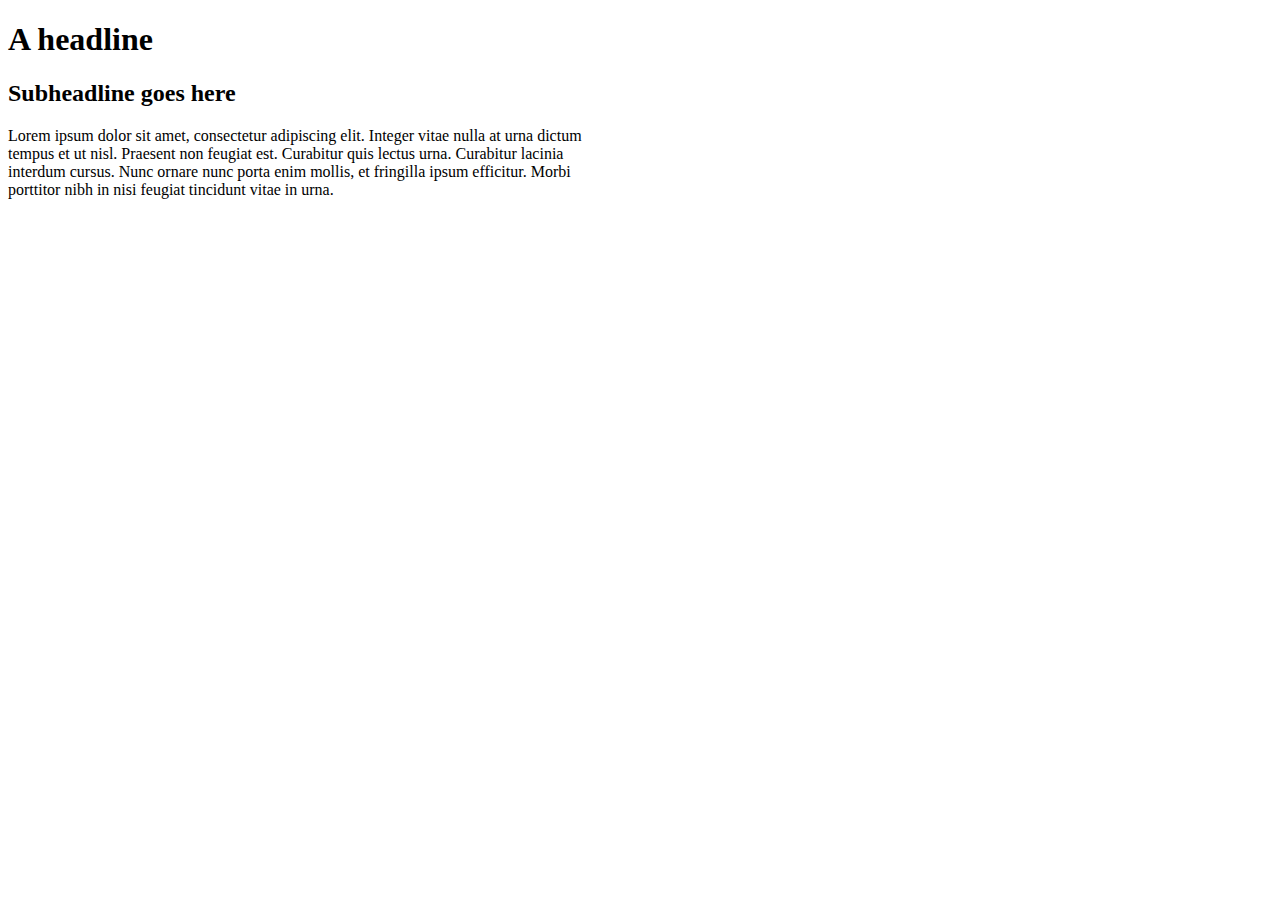
<file: media query/media-query-exercise.html>
<!DOCTYPE html>
<html>
<head>

<style>

div {
  width:600px;
}

h1 {
  font-size:2em;
}

h2 {
  font-size:1.5em;
}


@media screen and (max-width: 500px) {
    div {
        background-color:#cdcdcd;
        width:100px;
    }

    h1 {
        font-size:1.5em;
        font-family:sans-serif;
    }

    h2 {
        font-size:1em;
        font-family:sans-serif;
    }

    p {
        font-family:sans-serif;
    }
/* Write your media query styles here */


}

</style>
</head>
<body>


<div>
  
  <h1>A headline</h1>

  <h2>Subheadline goes here</h2>

  <p>Lorem ipsum dolor sit amet, consectetur adipiscing elit. Integer vitae nulla at urna dictum tempus et ut nisl. Praesent non feugiat est. Curabitur quis lectus urna. Curabitur lacinia interdum cursus. Nunc ornare nunc porta enim mollis, et fringilla ipsum efficitur. Morbi porttitor nibh in nisi feugiat tincidunt vitae in urna.</p>
  
</div>


    
</body>
</html>
</file>
<file: midterm/stylesheet.css>
/*This is code provided by Google Fonts, which properly styles my linked "DM Serif Display" font.*/

.dm-serif-display-regular {
  font-family: "DM Serif Display", serif;
  font-weight: 400;
  font-style: normal;
}

.dm-serif-display-regular-italic {
  font-family: "DM Serif Display", serif;
  font-weight: 400;
  font-style: italic;
}

html, body {
    margin: 0;
    padding: 0;
    overflow-x: hidden;
}

/*The content section centers and organizes my entire webpage, creating unity and consistency.*/

#content{
    margin: 0 auto;
    width: 90%;
    max-width: 900px;
    display: flex;
    flex-direction: column;
    margin-top: 100px;
}

.masthead {
    width: 100%;
    height: auto;
    position: fixed;
    z-index: 1000;
    display: block;
    margin: 0;
    padding: 0;
}

#headline {
    font-size: 50px;
    font-family: "DM Serif Display", serif;
    text-align: center;
    margin-top: 80px;
    font-weight: bold;
}

#byline-block {
    text-align: center;
}

.byline {
    font-size: 25px;
    font-family: "DM Serif Display", serif;
    font-style: italic;
    margin-top: 0px;
    font-weight: normal;
}

.author-date {
    font-family: Helvetica, Arial, sans-serif;
    font-size: 15px;
    color: #555;
}

.subheading {
    display: inline-block;
    border-bottom: 1.5px solid #555;
    font-family: "DM Serif Display", serif;
    font-size: 20px;
    margin-top: 40px;
    margin-bottom: 10px;
    align-self: flex-start;
}

.text {
    font-family: Helvetica, Arial, sans-serif;
    font-size: 15px;
}

.caption {
    font-size: 12.5px;
    color: #555;
    margin-top: 5px;
    margin-bottom: 30px;
    font-family: Helvetica, Arial, sans-serif;
}

.large-image {
    width: 80vw;
    align-self: center;
    margin-bottom: 50px;
}

.image1{
    width:100%;
    height: auto;
    display: inline-block;
    margin-top: 20px;
}

.image3{
    width:100%;
    height: auto;
    margin-top: 20px;
}

.image4{
    width: 100%;
    height: auto;
    max-height: 600px;
    object-fit: contain;
    margin-top: 20px;
}

.image7{
    width:100%;
    height: auto;
    margin-top: 20px;
}

.pull-quote {
    font-family: "DM Serif Display", serif;
    font-size: 20px;
    font-style: italic;
    color: #111;
    border-left: 4px solid #ccc;
    padding-left: 20px;
    margin: 30px 0;
    line-height: 1.6;
}

#related-items {
    font-family: "DM Serif Display", serif;
    font-size: 28px;
    padding: 5px;
    margin-bottom: 10;
}

#story-links {
    font-family: "DM Serif Display", serif;
    font-size: 20px;
    margin-top: 0px;
    color: #555;
}
</file>
<file: RenkeyLayout/stylesheet.css>
.logo {
    max-width: 100%;
    height: auto;
}

#content{
    margin: 0 auto;
    width: 90%;
    max-width: 900px;
}

.image1{
    width:100%;
    height: auto;
    margin-top: 20px;
    border-radius: 4px;
}

.image2{
    width:100%;
    height: auto;
    margin-top: 20px;
    border-radius: 4px;
}

.image3{
    width:100%;
    height: auto;
    margin-top: 20px;
    border-radius: 4px;
}

.image4{
    width:100%;
    height: auto;
    margin-top: 20px;
    border-radius: 4px;
}

#caption {
    font-size: 0.9rem;
    color: #555;
    margin-top: 5px;
    margin-bottom: 30px;
    text-align: center;
}
#headline {
    font-family: Helvetica, sans-serif;
    font-size: 20px;
    font-style: bold;
}

#byline {
    font-family: Helvetica, sans-serif;
    font-size: 14px;
    font-style: italic;
}

.text {
    font-family: Georgia, serif;
    font-size: 13px;
    margin-bottom: 2em;
}

#author {
    font-family: Helvetica, sans-serif;
    font-size: 10px;
    font-style: bold;
}

#date{
    font-family: Helvetica, sans-serif;
    font-size: 10px;
    font-style: italic;
}

#pull-quote {
    font-size: 1.8rem;
    font-style: italic;
    color: #111;
    border-left: 4px solid #ccc;
    padding-left: 20px;
    margin: 30px 0;
    line-height: 1.6;
}

#Stories {
    font-size:15px;
}
</file>
<file: resume/style.css>
/*styles for my resume*/

body {
  font-family: 'Open Sans', arial, sans-serif;
  font-size: 1em;
  color:#444;
  font-weight:400;

}

#container {
    width:100%;
    max-width:1200px;
    margin:0 auto;
    padding:50px;
}

/*name*/

#name {
    font-size: 3em;
    text-transform:uppercase;
    text-align:center;
    color:#33485e;
    border-bottom:1px solid #33485e;
    width:60%;
    min-width:300px;
    margin:0 auto;
}

/*job title header*/

#title {
    text-transform:uppercase;
    font-size:1.5em;
    color:#33485e;
    font-weight:600;
    text-align:center;
    margin-top:20px;
    margin-bottom:0;
    margin-left:0;
    margin-right:0;
}

/*section titles*/

.sectionheader {
    font-size: 1.5em;
    text-transform:uppercase;
    background-color:#33485e;
    color:#fff;
    margin-top:20px;
    margin-bottom:10px;
    margin-right:0;
    margin-left:0;
    width:70%;
    min-width:300px;
}

/*job titles*/

.jobtitle {
    font-size:1.5em;
    font-weight:600;
}

/*job organization*/

.organization {
    font-size:1.25em;
    font-weight:400;
}

/*job date*/

.date {
    font-style:italic;
    font-weight:400;
    font-size:1em;
    margin-top:2px;
    margin-bottom:0;
    margin-left:0;
    margin-right:0;
}

/*education and job description*/

.description {
    font-size:1em;
    margin-top:10px;
    margin-bottom:0;
    margin-left:0;
    margin-right:0;
}

/*contact info*/

.menu {
    font-size:1em;
    margin:0px;
    padding:0px;
    text-align:center;
    list-style:none;
}

.menu li {
    display:inline;
}

#degrees {
    margin-top:5px;
    margin-bottom:0;
    margin-left:0;
    margin-right:0;
}

#do {
    margin-top:5px;
    margin-bottom:0;
    margin-left:0;
    margin-right:0;
}

.top {
    width:60%;
    min-width:300px;
    margin:0 auto;
    margin-bottom:30px;
    margin-top:0;
}
</file>
<file: data-viz-project/stylesheet.css>
/* Google Fonts */

.quantico-regular {
  font-family: "Quantico", sans-serif;
  font-weight: 400;
  font-style: normal;
}

.quantico-bold {
  font-family: "Quantico", sans-serif;
  font-weight: 700;
  font-style: normal;
}

.quantico-regular-italic {
  font-family: "Quantico", sans-serif;
  font-weight: 400;
  font-style: italic;
}

.quantico-bold-italic {
  font-family: "Quantico", sans-serif;
  font-weight: 700;
  font-style: italic;
}

/* Navbar Styling */

/* Hero Styling */

.hero {
    min-height: 500vh;
    background-image: url('hero background.png'); 
    background-size: cover;        
    background-position: center; 
    background-attachment: fixed;  
    position: relative;             
    color: rgb(255, 255, 255);                 
    padding-top: 1px;
    box-sizing: border-box;
}

.info-box {
    background-color: #f7a623;
    color: black;
    padding: 0.75rem 1rem;
    font-family: "Quantico", sans-serif;
    font-size: 1.3rem;
    max-width: 380px;
    box-shadow: 0 2px 6px rgba(0,0,0,0.4);
    position: absolute;
    z-index: 2;
}

.box-top-left {
    top: 26vh;
    left: 12%;
}

.box-middle-right {
    top: 156vh;
    right: 16%;
}

.box-bottom-left {
    top: 270vh;
    left: 12%;
}

.hero-bottom {
    position: sticky;
    bottom: 0;
    z-index: 1;
    top: 160vh;
}

/* Main Content */

html, body {
    margin: 0;
    padding: 0;
}

.container {
    font-family: Verdana, Geneva, Tahoma, sans-serif;
    margin: 0 auto;
    width: 90%;
    max-width: 700px;
    display: flex;
    flex-direction: column;
    margin-top: 100px;
    font-size: 13px;
}

.author {
    font-family: Verdana, Geneva, Tahoma, sans-serif;
    font-weight: 700;
}

.date {
    font-family: Verdana, Geneva, Tahoma, sans-serif;
    font-style: italic;
}

.subheading {
    display: inline-block;
    background: linear-gradient(90deg, #f7a623 0%, #f7a623 50%, #f7a62300 100%);
    padding: 0.5rem 1rem;
    font-family: "Quantico", sans-serif;
    font-weight: 700;
    font-size: 20px;
    margin-top: 40px;
    margin-bottom: 20px;
    align-self: flex-start;
}

/* Black Backgroud sections */

.container-graph {
    background-color: white;
    padding: 5%;
    margin: 0 auto;
    width: 90%;
    max-width: 900px;
    display: flex;
    flex-direction: column;
    margin-top: 100px;
}

.container-quote {
    font-family: Verdana, Geneva, Tahoma, sans-serif;
    margin: 0 auto;
    width: 90%;
    max-width: 1200px;
    display: flex;
    flex-direction: column;
    font-size: 13px;
}

.black-background-one {
    background-color: #000000;
    margin: 0 auto;
    display: flex;
    flex-direction: column;
    padding-top: 3.25rem;
    padding-bottom: 6.25rem;
}

.black-background-two {
    background-color: #000000;
    margin: 0 auto;
    display: flex;
    flex-direction: column;
    padding-top: 3.25rem;
}

.trump-meme-coins {
    margin-top: 4rem;
}

.pull-quote-black {
  position: relative;
  padding: 1.2rem 1rem;
  border-top: 4px solid #e99d32;
  border-bottom: 4px solid #e99d32;
  margin: 2rem 0;
  display: flex;
  align-items: center;
  gap: 1rem;
}

.quote-icon {
  width: 50px;
  height: 50px;
  border-radius: 50%;
  flex-shrink: 0;
}

.pull-quote-black blockquote {
  margin: 0;
  font-family: "Quantico", sans-serif;
  font-style: italic;
  font-size: 1.1rem;
  line-height: 1.4;
  font-weight: 600;
  color: rgb(255, 255, 255);
}

/* Pull-Quotes */

.pull-quote {
  position: relative;
  padding: 1.2rem 1rem;
  border-top: 4px solid #e99d32;
  border-bottom: 4px solid #e99d32;
  margin: 2rem 0;
  display: flex;
  align-items: center;
  gap: 1rem;
}

.quote-icon {
  width: 50px;
  height: 50px;
  border-radius: 50%;
  flex-shrink: 0;
}

.pull-quote blockquote {
  margin: 0;
  font-family: "Quantico", sans-serif;
  font-style: italic;
  font-size: 1.1rem;
  line-height: 1.4;
  font-weight: 600;
  color: black;
}

/* Images */

.image2{
    width: 100%;
    height: auto;
    max-height: 600px;
    object-fit: contain;
    margin-top: 20px;
}

.image1{
    width: 100%;
    height: auto;
    max-height: 600px;
    object-fit: contain;
    margin-top: 20px;
}

.image4 {
    width: 100%;
    height: auto;
    max-height: 600px;
    object-fit: contain;
    margin-top: 20px;
}

.image5 {
    width: 100%;
    height: auto;
    max-height: 600px;
    object-fit: contain;
    margin-top: 20px;
}

.image3{
    width: 100%;
    height: auto;
    max-height: 600px;
    object-fit: contain;
    margin-top: 20px;
}

.image6{
    width: 100%;
    height: auto;
    max-height: 600px;
    object-fit: contain;
    margin-top: 20px;
}

.caption {
    font-size: 12.5px;
    color: #555;
    margin-top: 5px;
    margin-bottom: 30px;
    font-family: Helvetica, Arial, sans-serif;
}

/* Media Quieries */

@media screen and (max-width: 768px) {
    .faces-img {
        content: url(hero\ transparent\ background\ small.png);
    }

    .hero {
        min-height: 460vh;
    }

    .trump-caption {
        content: url(trump\ caption\ section\ small.png)
    }
}
</file>
